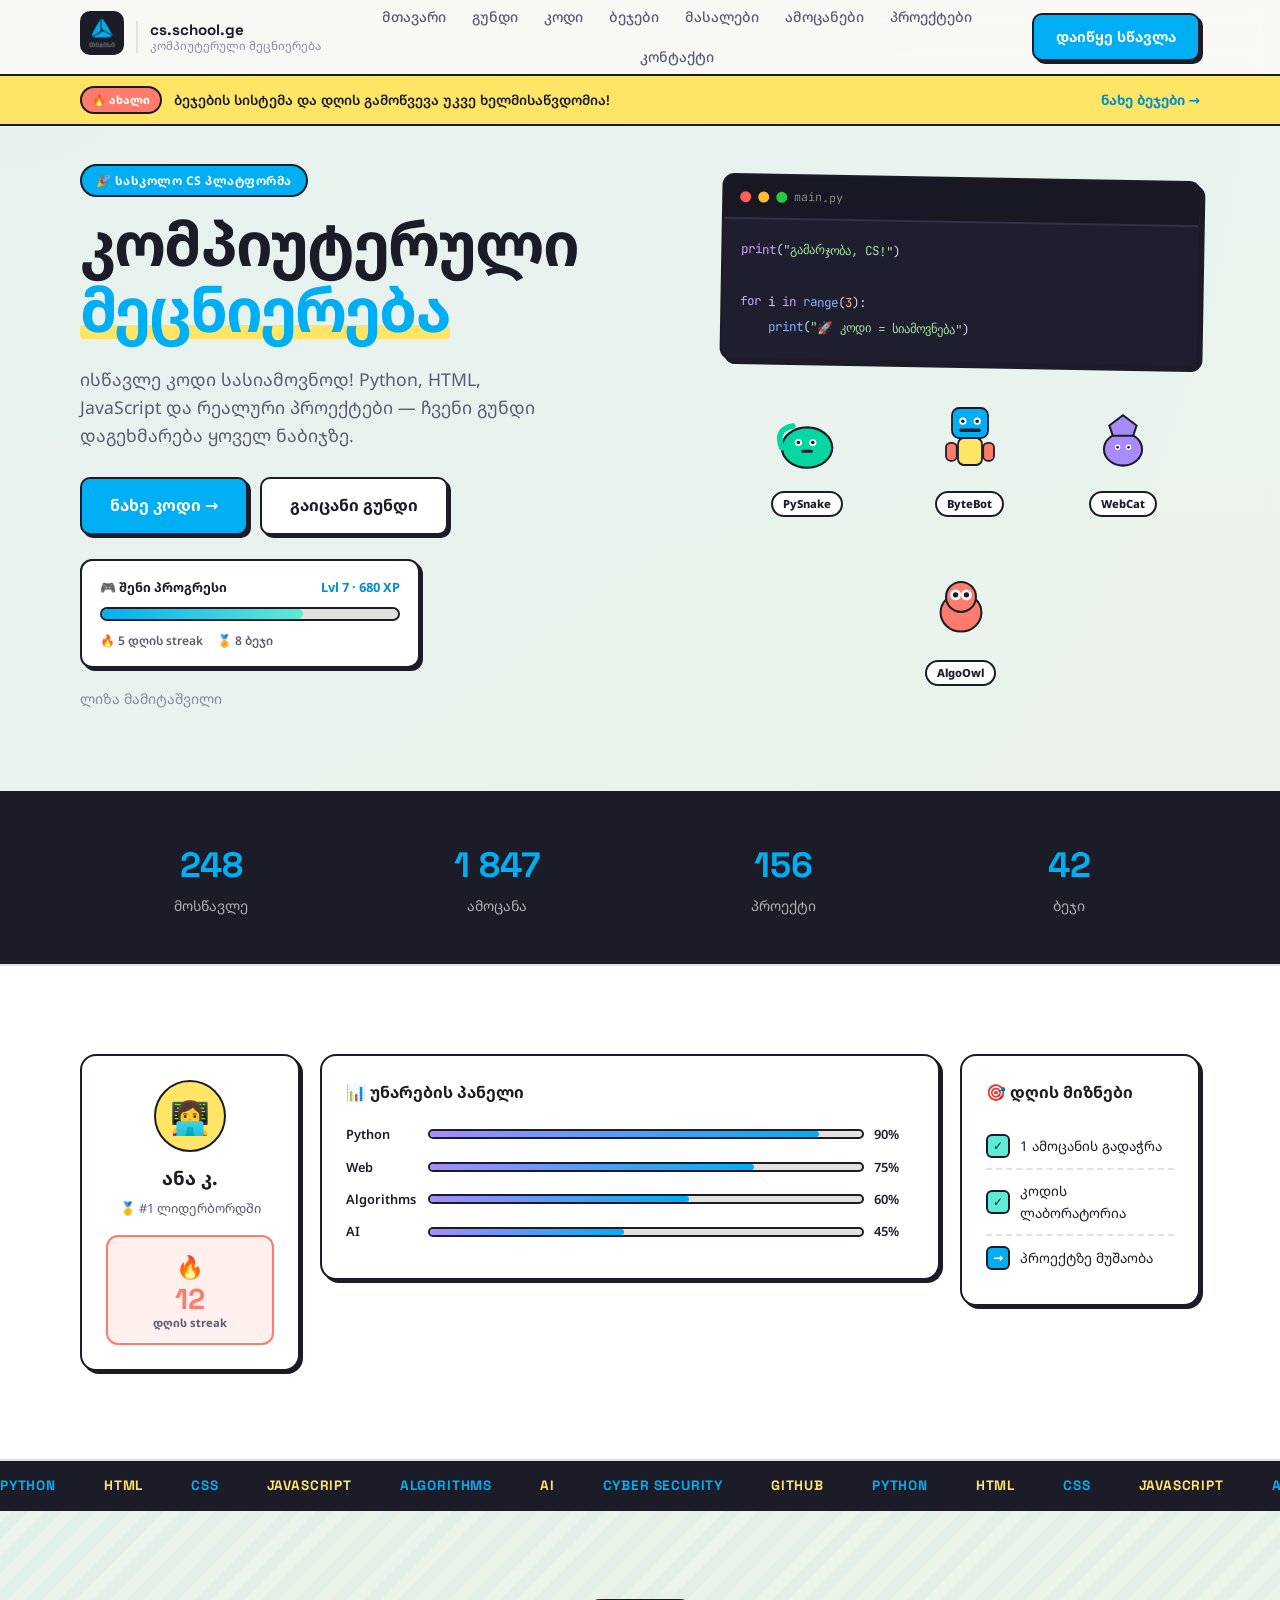
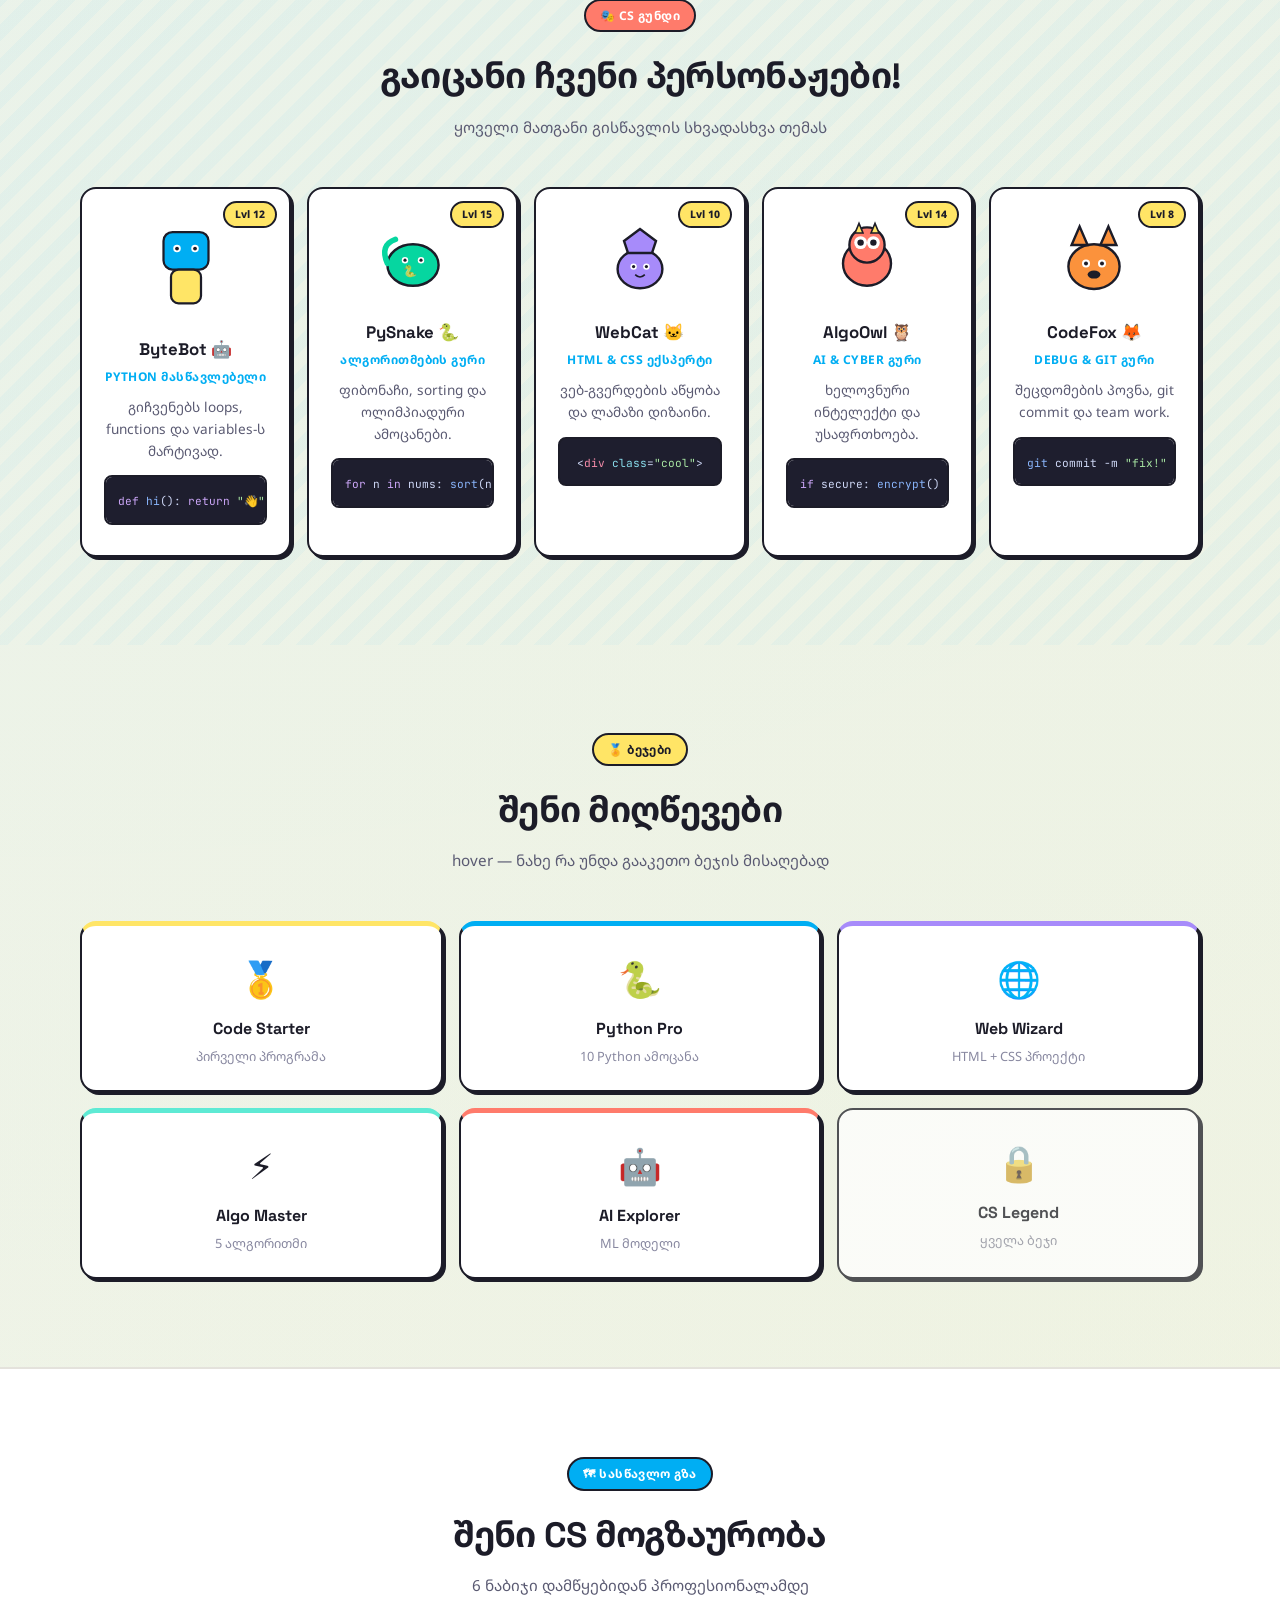
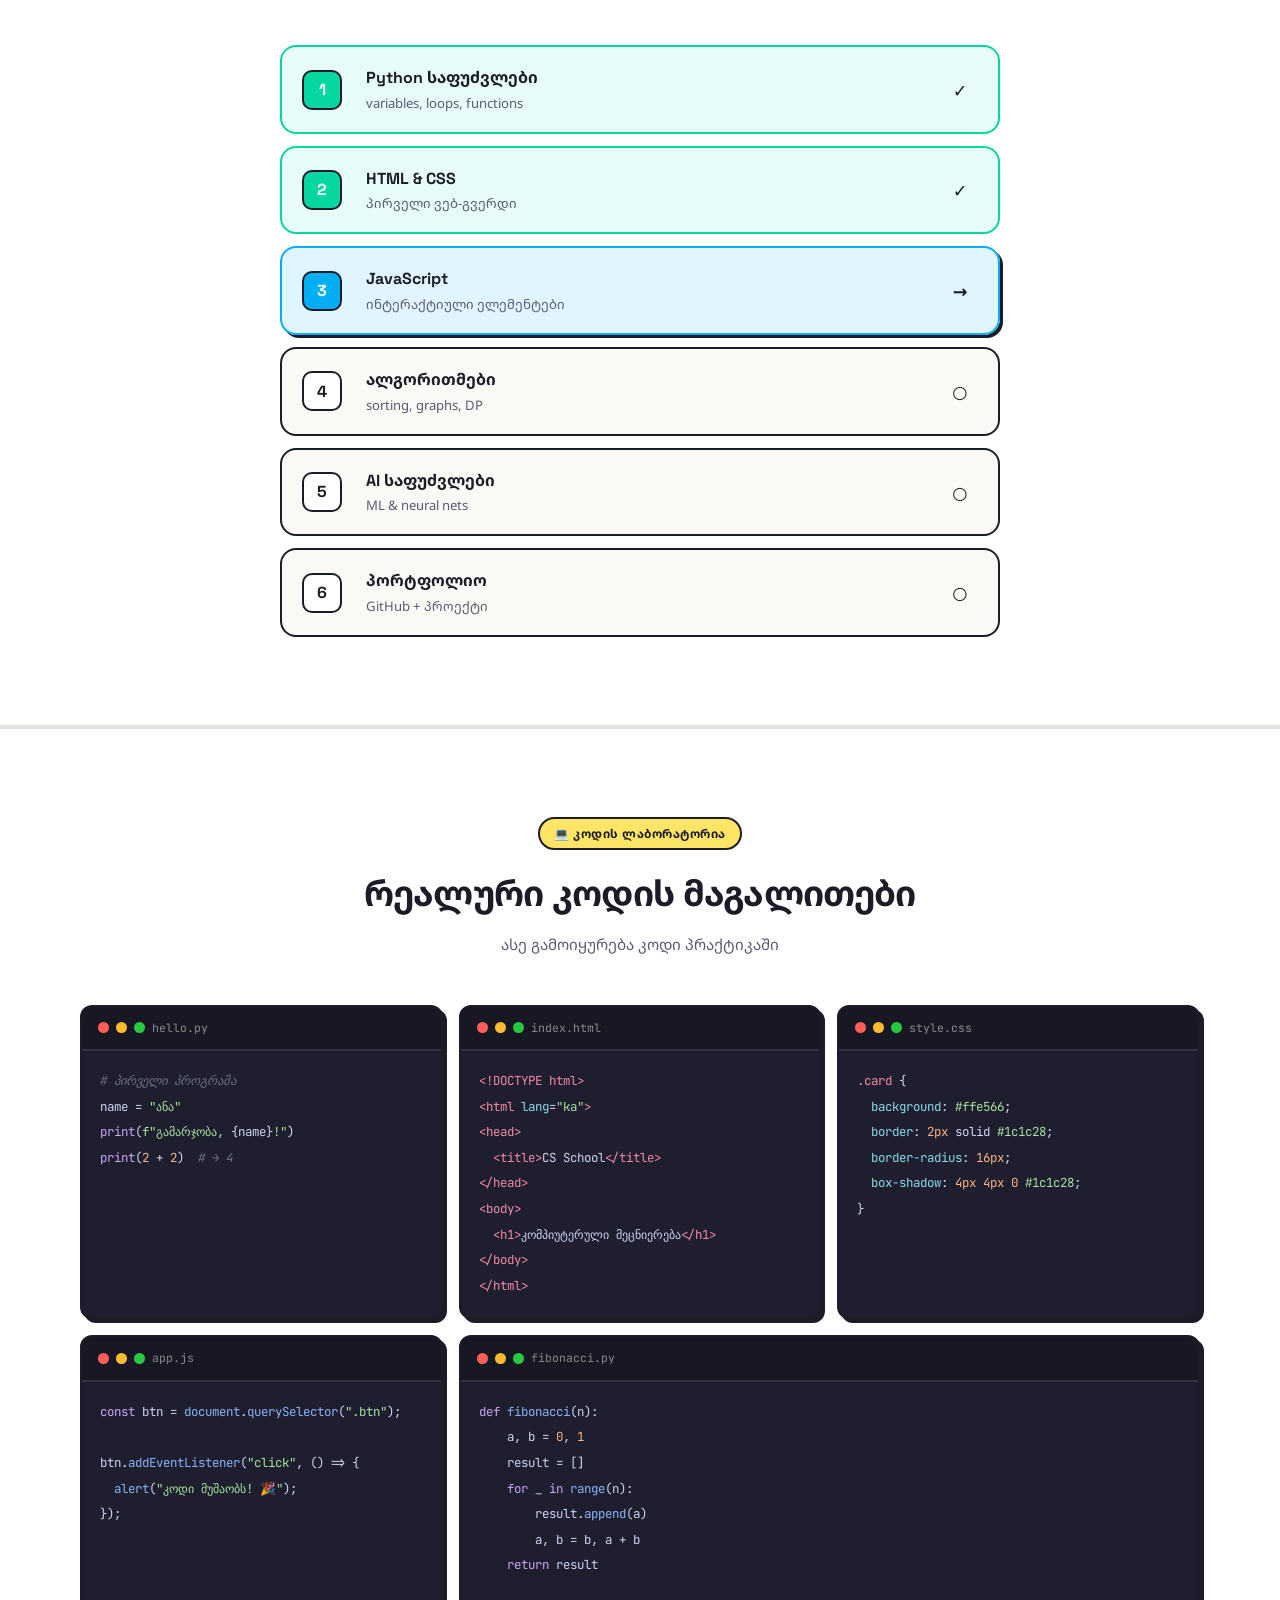
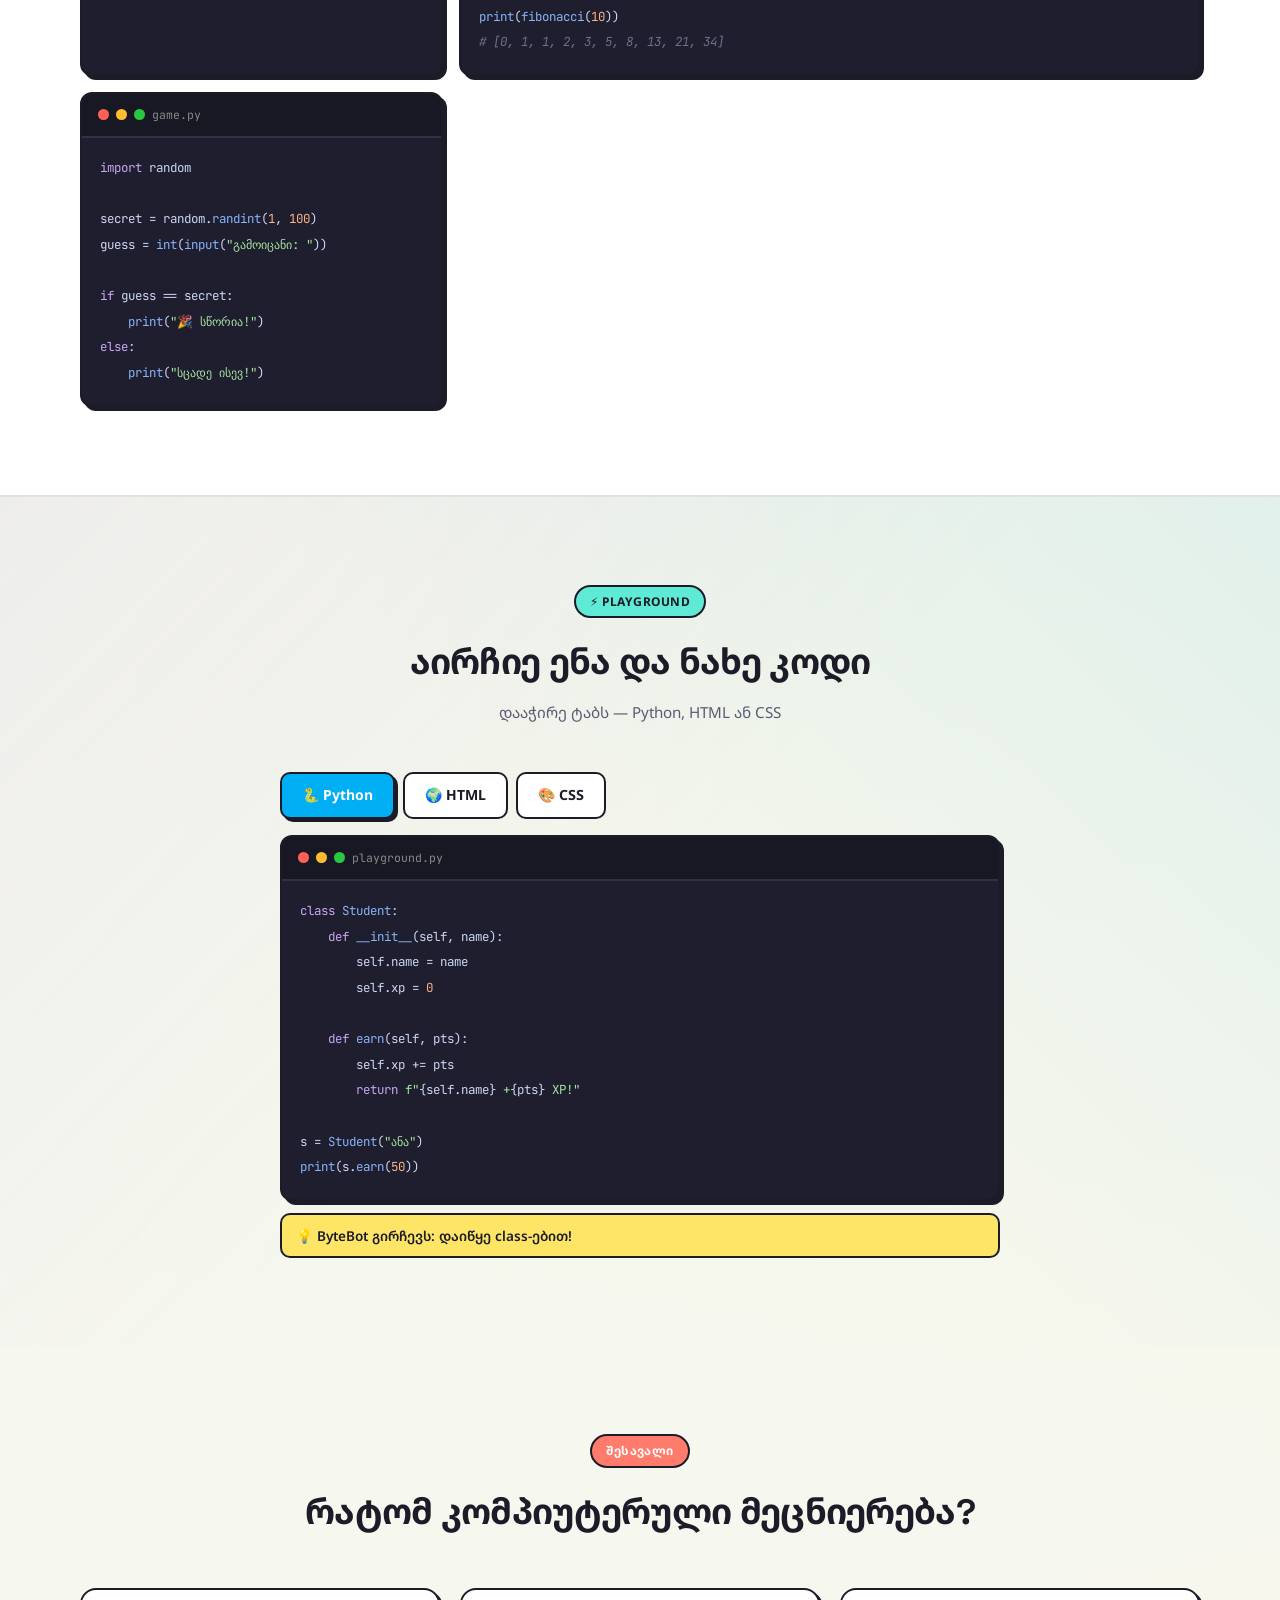
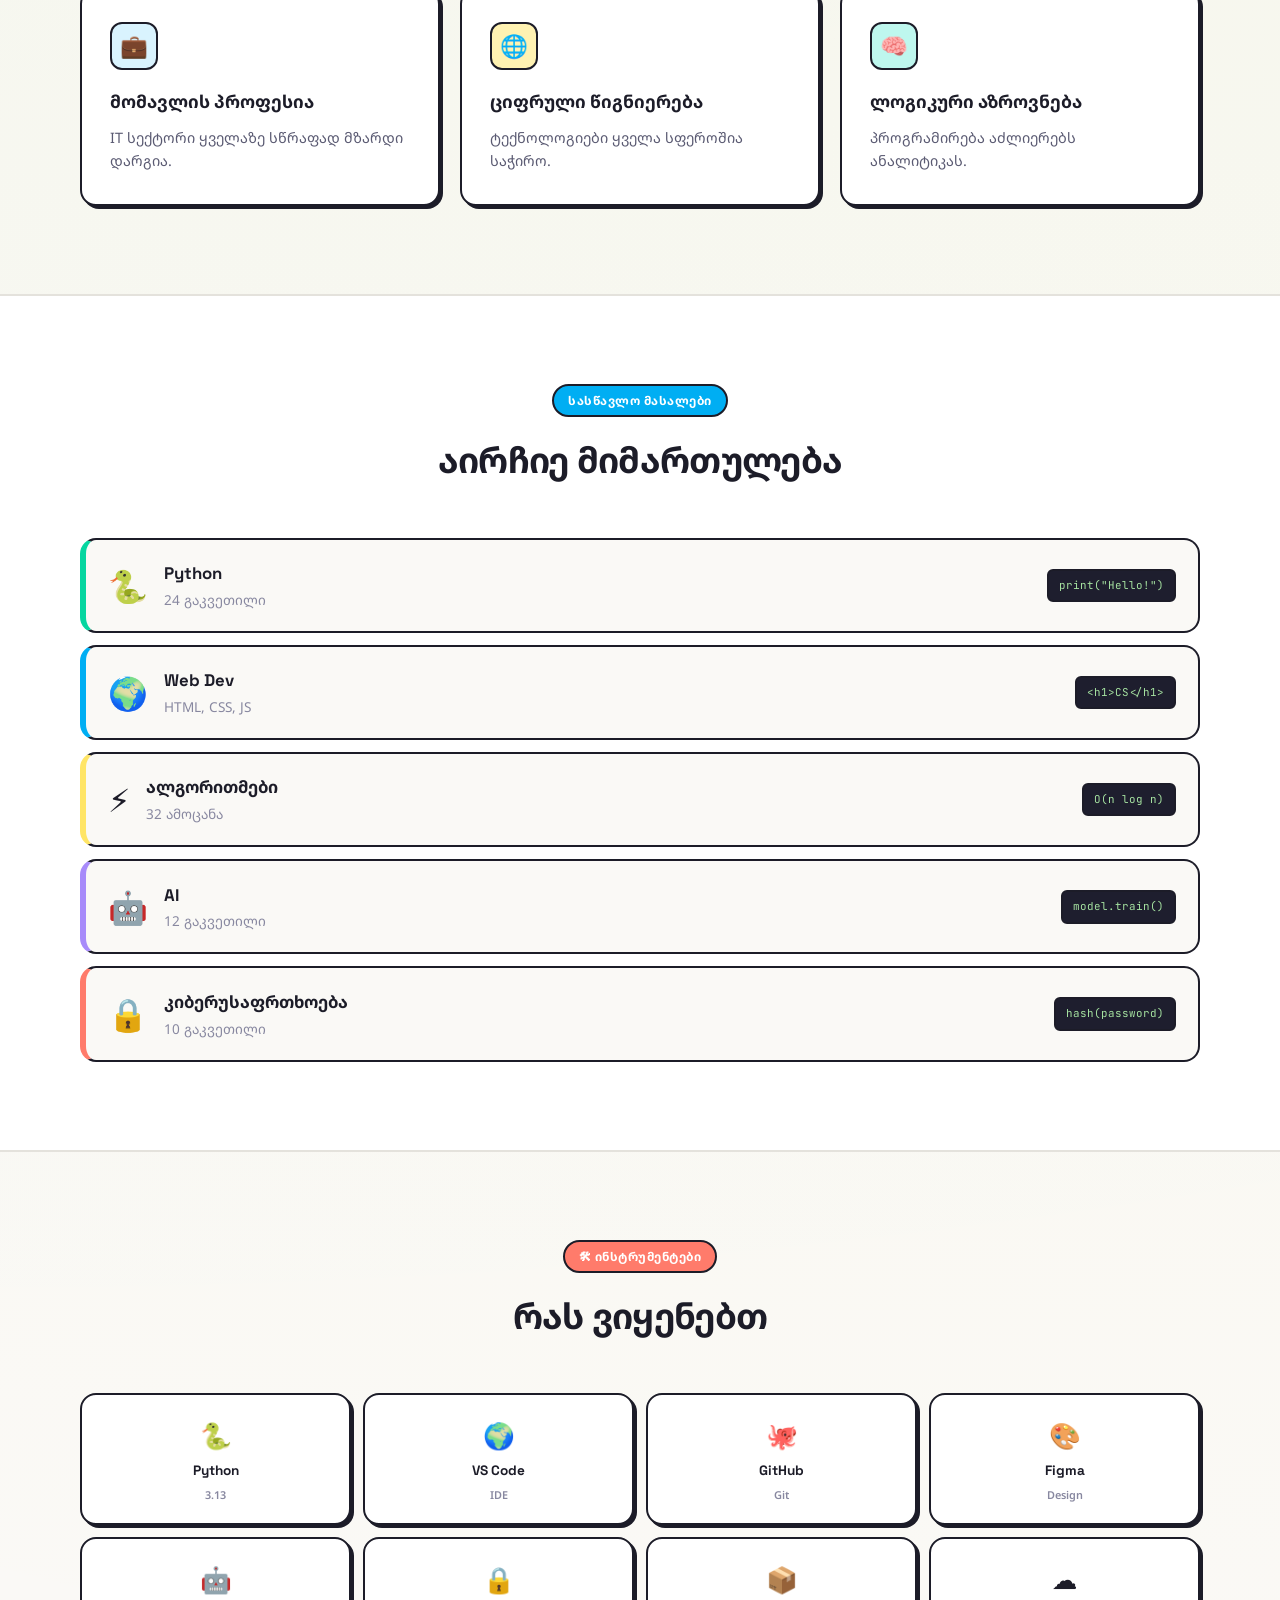
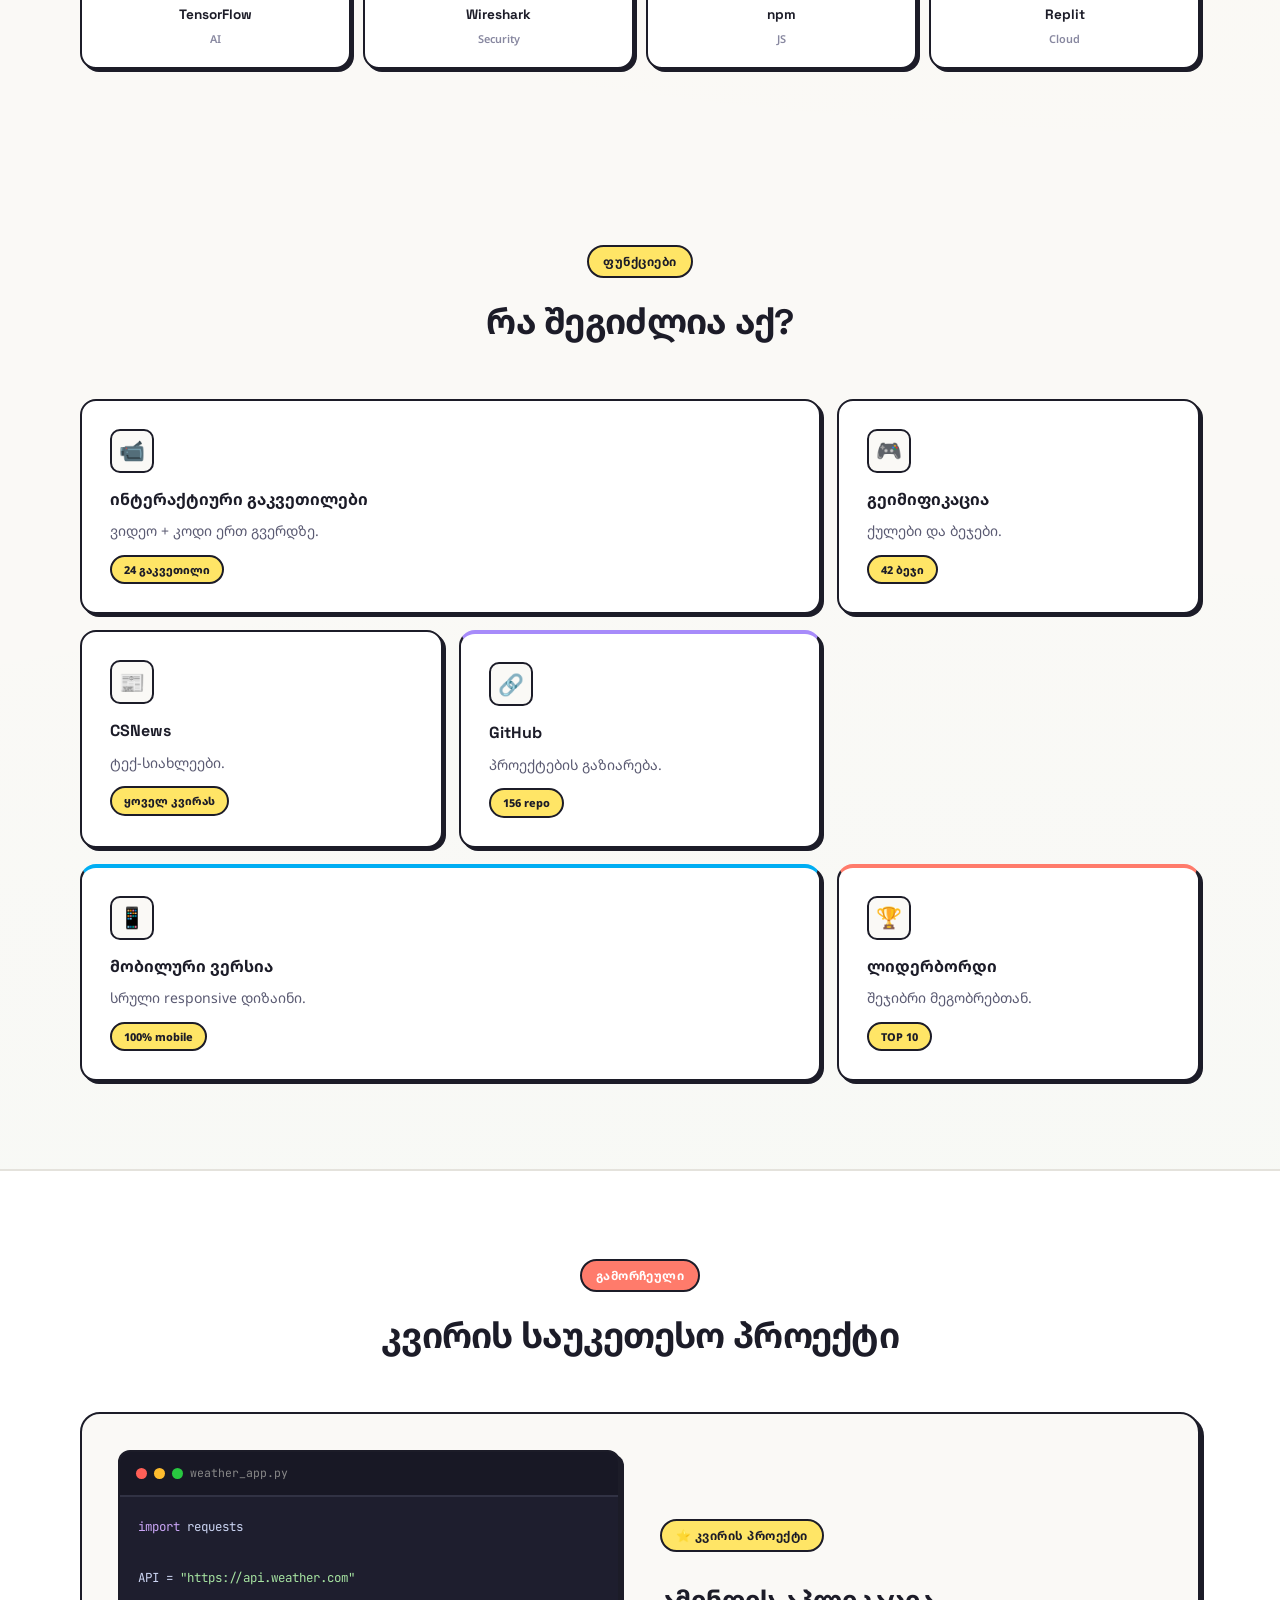
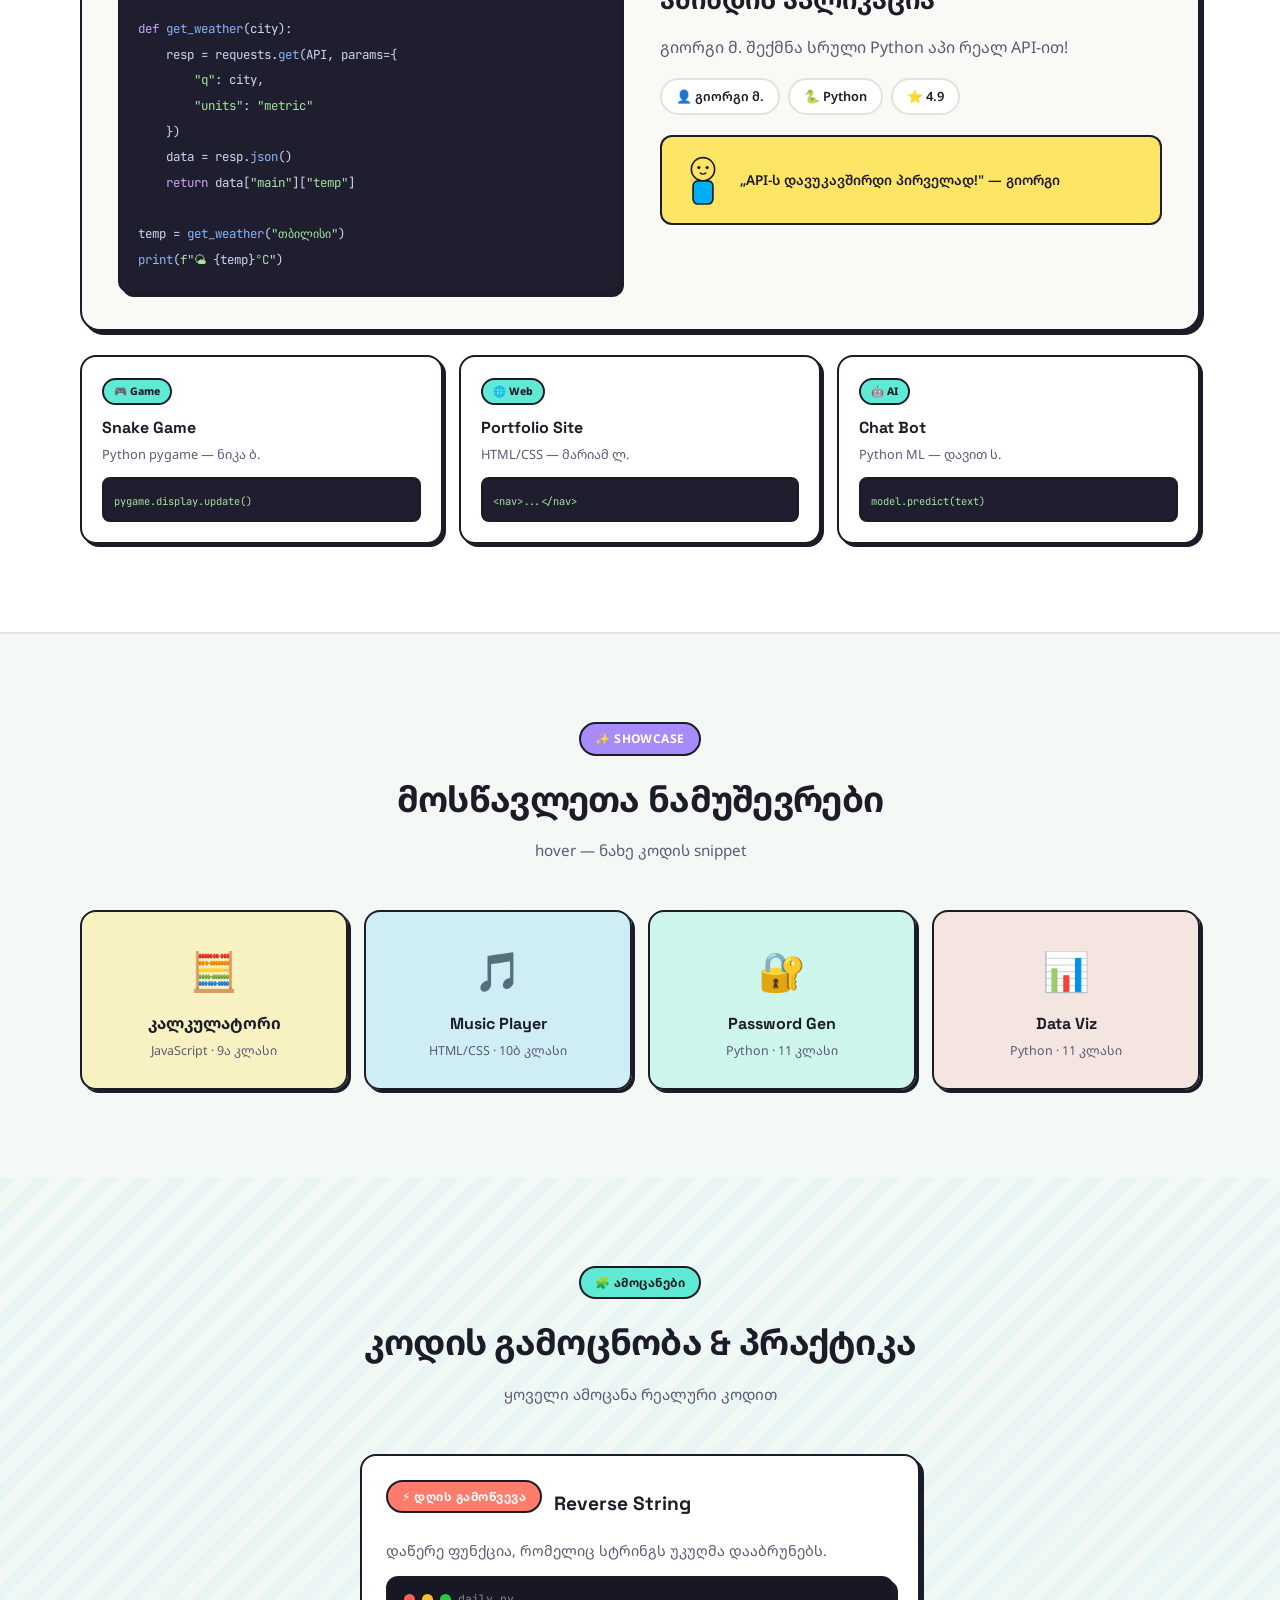
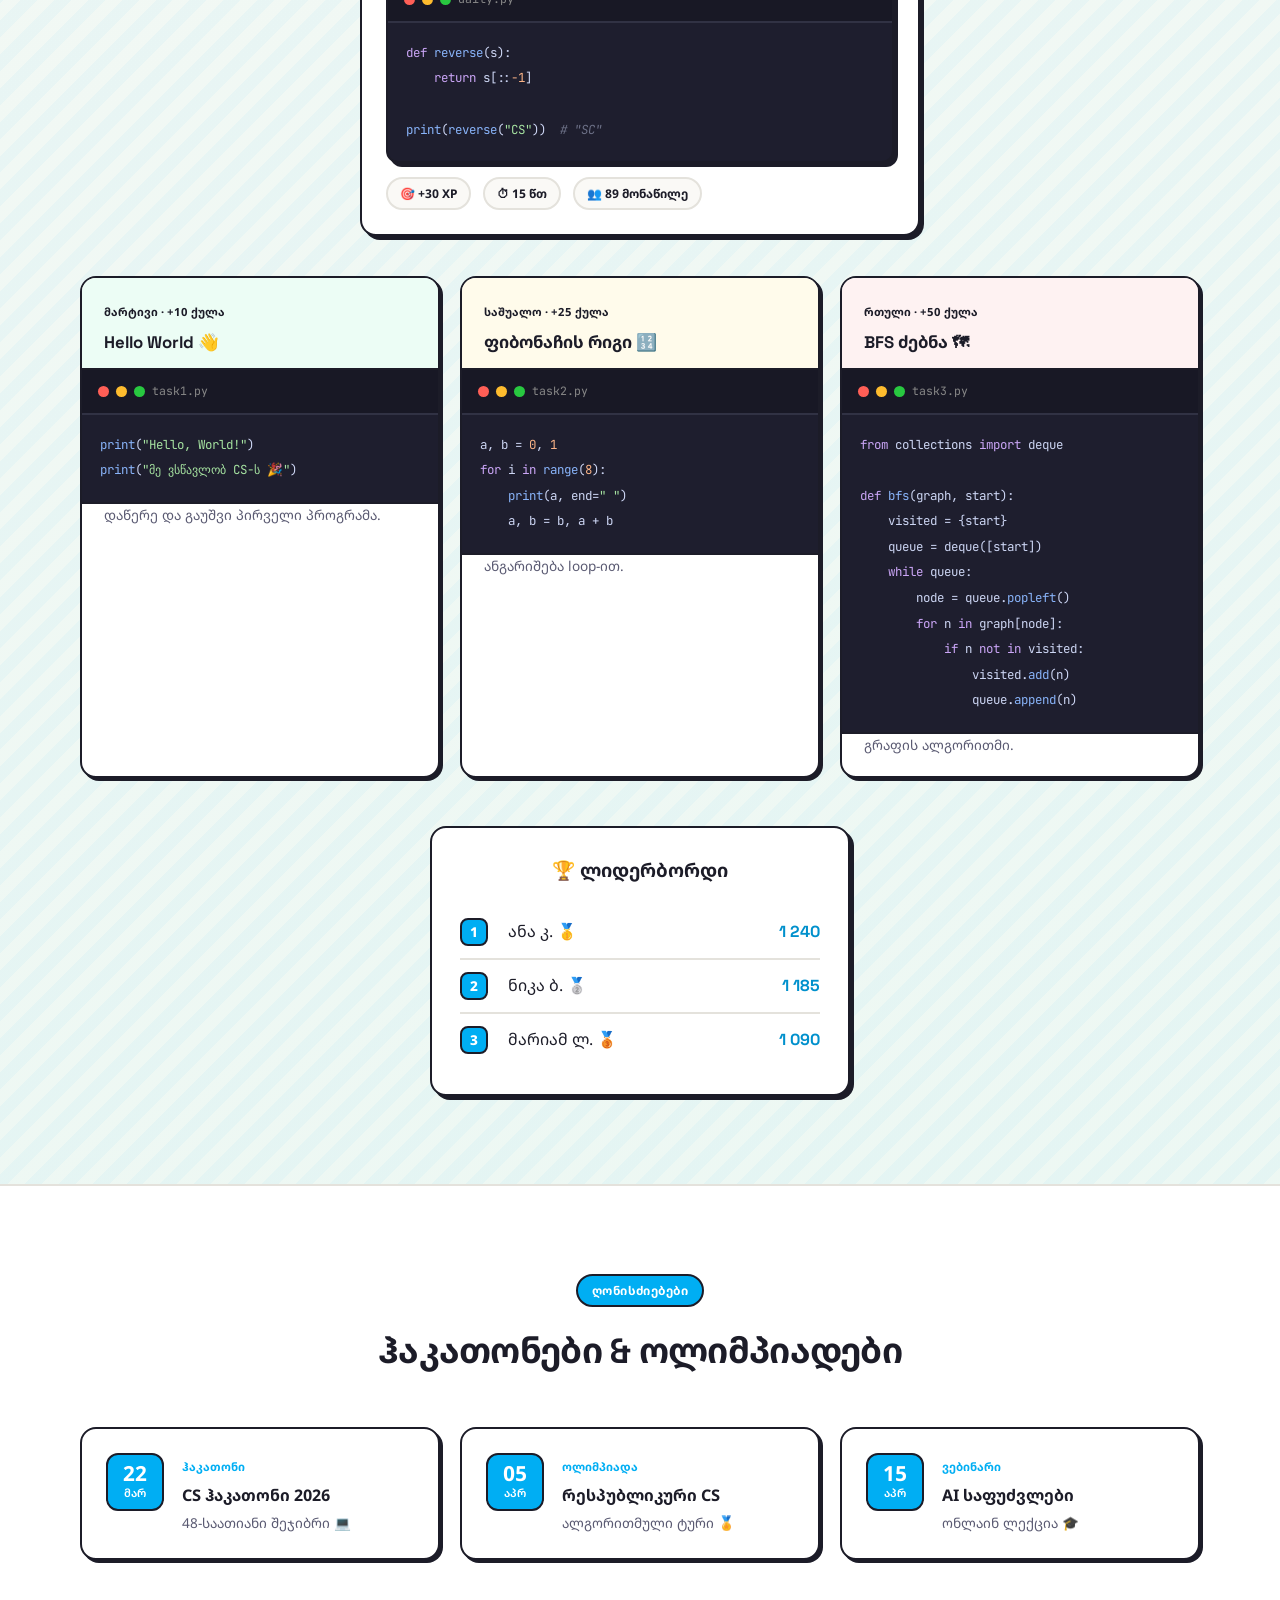
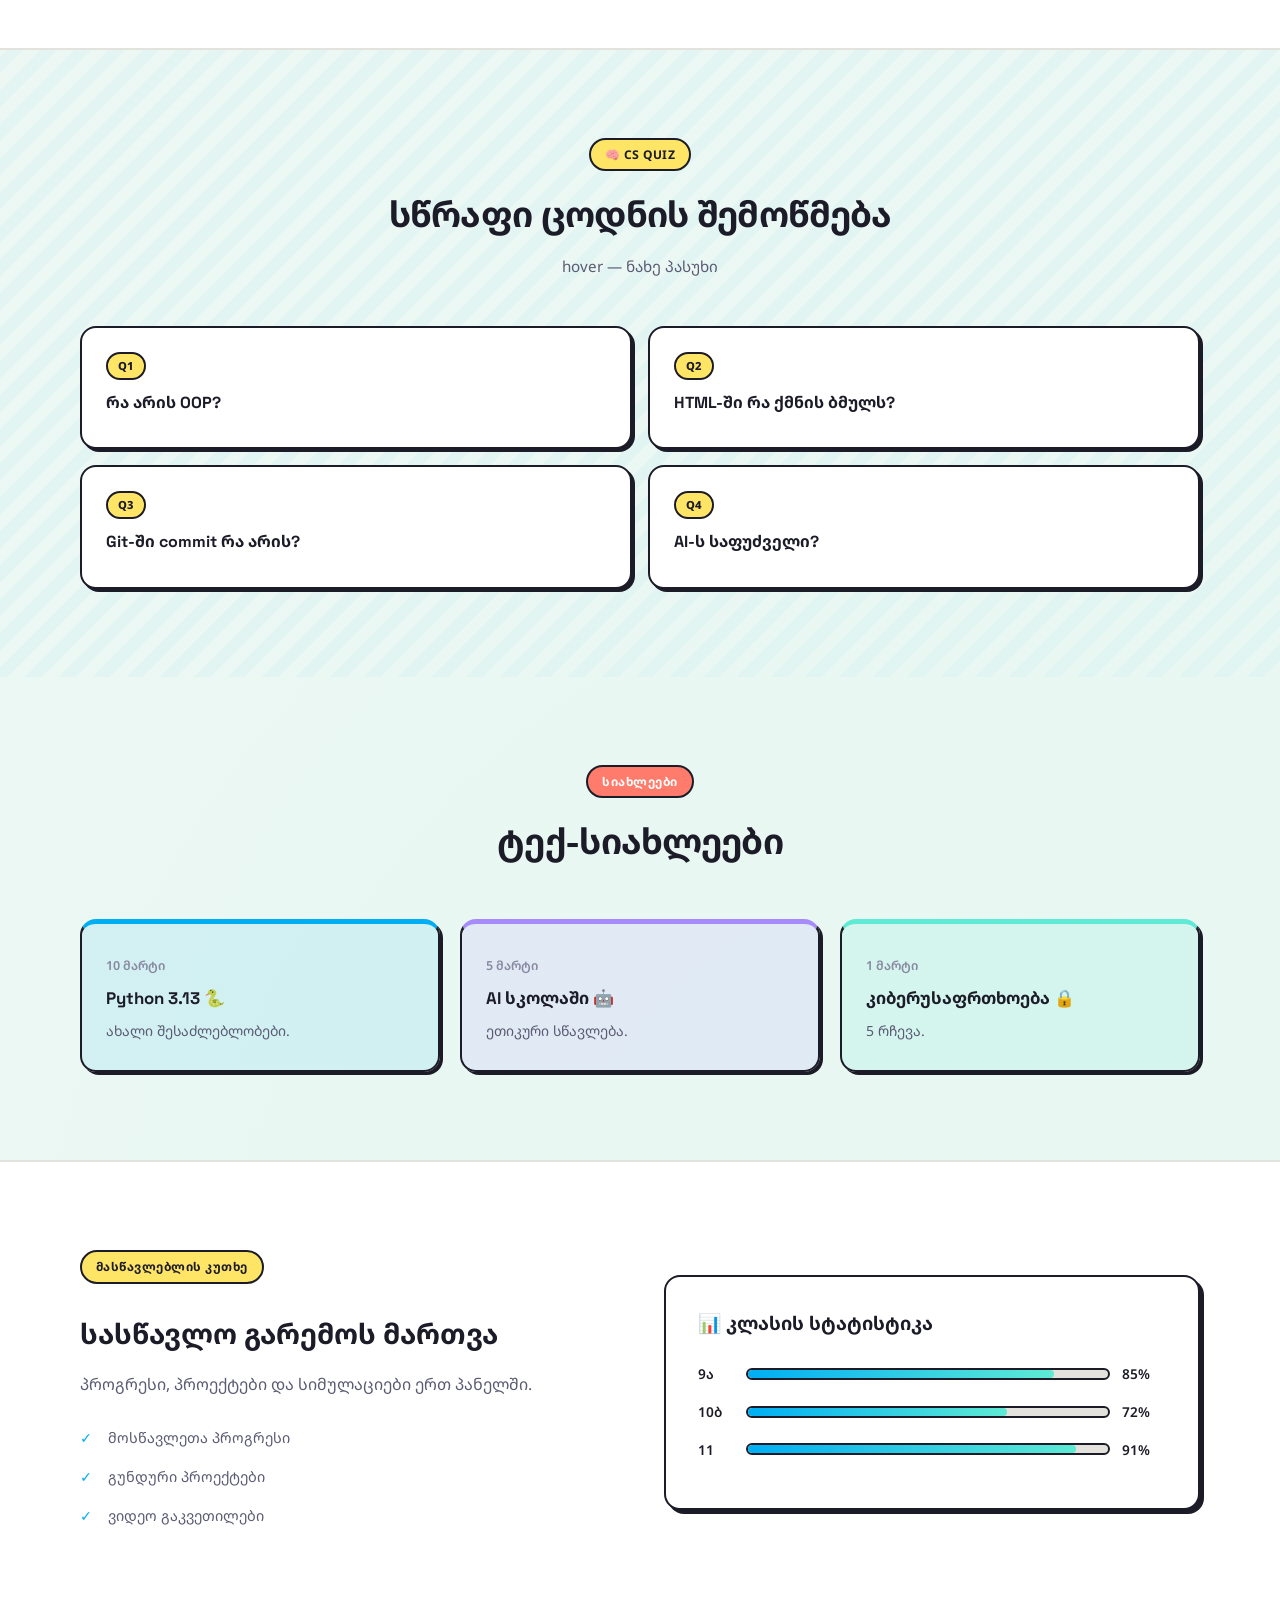
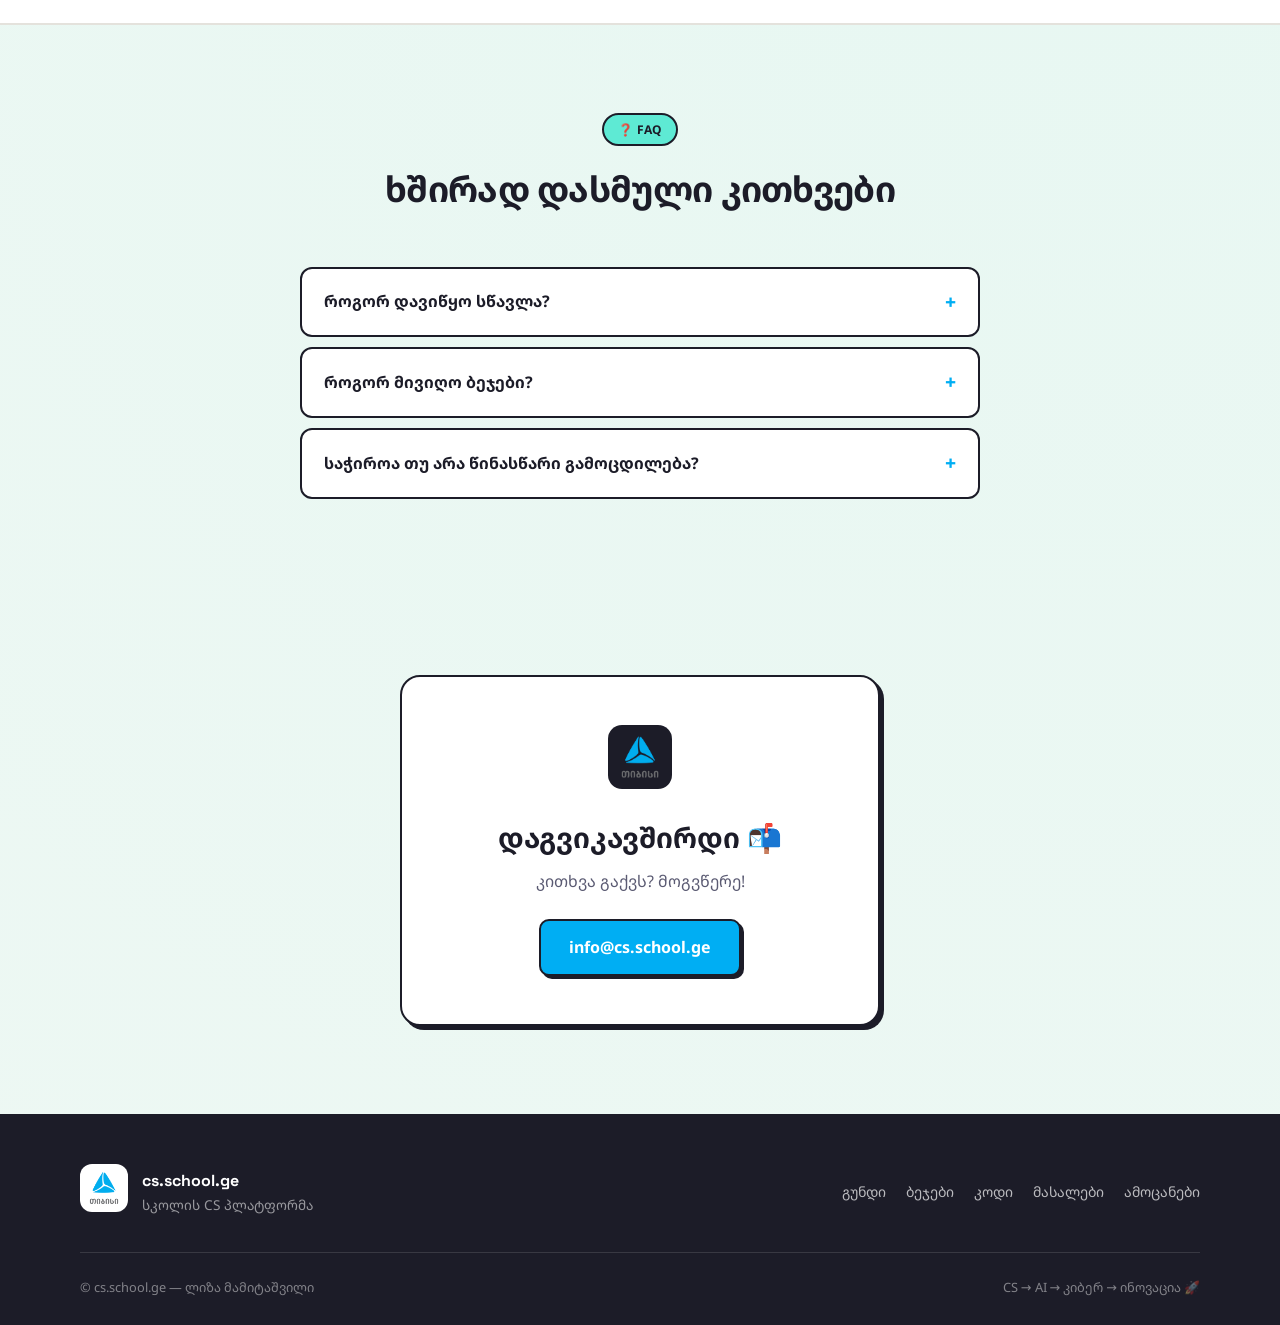
<file: index.html>
<!DOCTYPE html>
<html lang="ka">
<head>
  <meta charset="UTF-8">
  <meta name="viewport" content="width=device-width, initial-scale=1.0">
  <title>კომპიუტერული მეცნიერება | cs.school.ge</title>
  <meta name="description" content="სასკოლო საგნის ვებგვერდი — კომპიუტერული მეცნიერება">
  <link rel="preconnect" href="https://fonts.googleapis.com">
  <link rel="preconnect" href="https://fonts.gstatic.com" crossorigin>
  <link href="https://fonts.googleapis.com/css2?family=Noto+Sans+Georgian:wght@400;500;600;700;800&family=Space+Grotesk:wght@500;600;700&family=JetBrains+Mono:wght@400;500&display=swap" rel="stylesheet">
  <link rel="stylesheet" href="styles.css">
</head>
<body>

  <header class="header">
    <div class="container header-row">
      <div class="brand">
        <a href="https://tbcbank.ge/ka/tbc/about-us" target="_blank" rel="noopener noreferrer" aria-label="TBC Bank">
          <img src="tbc-logo.png" alt="TBC" class="tbc-logo" width="44" height="44">
        </a>
        <span class="brand-divider"></span>
        <a class="brand-text" href="#home">
          <strong>cs.school.ge</strong>
          <small>კომპიუტერული მეცნიერება</small>
        </a>
      </div>
      <input type="checkbox" id="menu-toggle" class="menu-toggle" aria-hidden="true">
      <label for="menu-toggle" class="menu-btn" aria-label="მენიუ"></label>
      <nav class="nav">
        <a href="#home">მთავარი</a>
        <a href="#crew">გუნდი</a>
        <a href="#code-lab">კოდი</a>
        <a href="#badges">ბეჯები</a>
        <a href="#materials">მასალები</a>
        <a href="#tasks">ამოცანები</a>
        <a href="#projects">პროექტები</a>
        <a href="#contact">კონტაქტი</a>
      </nav>
      <a class="btn btn-blue" href="#materials">დაიწყე სწავლა</a>
    </div>
  </header>

  <div class="promo-strip">
    <div class="container promo-inner">
      <span class="promo-pill">🔥 ახალი</span>
      <p>ბეჯების სისტემა და დღის გამოწვევა უკვე ხელმისაწვდომია!</p>
      <a class="promo-link" href="#badges">ნახე ბეჯები →</a>
    </div>
  </div>

  <main>
    <!-- HERO -->
    <section class="hero" id="home">
      <div class="container hero-layout">
        <div class="hero-text">
          <span class="tag tag-blue">🎉 სასკოლო CS პლატფორმა</span>
          <h1>კომპიუტერული<br><span class="highlight">მეცნიერება</span></h1>
          <p class="hero-desc">
            ისწავლე კოდი სასიამოვნოდ! Python, HTML, JavaScript და რეალური პროექტები —
            ჩვენი გუნდი დაგეხმარება ყოველ ნაბიჯზე.
          </p>
          <div class="hero-btns">
            <a class="btn btn-blue btn-lg" href="#code-lab">ნახე კოდი →</a>
            <a class="btn btn-white btn-lg" href="#crew">გაიცანი გუნდი</a>
          </div>
          <div class="hero-xp">
            <div class="hero-xp-head">
              <span>🎮 შენი პროგრესი</span>
              <strong>Lvl 7 · 680 XP</strong>
            </div>
            <div class="xp-bar"><i style="width:68%"></i></div>
            <div class="hero-xp-meta">
              <span>🔥 5 დღის streak</span>
              <span>🏅 8 ბეჯი</span>
            </div>
          </div>
          <p class="author">ლიზა მამიტაშვილი</p>
        </div>

        <div class="hero-scene">
          <div class="code-win code-win-hero">
            <div class="code-top"><span></span><span></span><span></span> main.py</div>
            <pre><code><span class="c-kw">print</span>(<span class="c-str">"გამარჯობა, CS!"</span>)

<span class="c-kw">for</span> i <span class="c-kw">in</span> <span class="c-fn">range</span>(<span class="c-num">3</span>):
    <span class="c-fn">print</span>(<span class="c-str">"🚀 კოდი = სიამოვნება"</span>)</code></pre>
          </div>
          <div class="hero-chars" aria-hidden="true">
            <div class="char char-interactive char-py">
              <div class="char-avatar">
                <svg viewBox="0 0 100 100" width="72" height="72">
                  <ellipse cx="50" cy="55" rx="35" ry="28" fill="#06d6a0" stroke="#1c1c28" stroke-width="3"/>
                  <circle cx="38" cy="48" r="5" fill="#fff"/><circle cx="38" cy="48" r="2.5" fill="#1c1c28"/>
                  <circle cx="58" cy="48" r="5" fill="#fff"/><circle cx="58" cy="48" r="2.5" fill="#1c1c28"/>
                  <rect x="42" y="58" width="16" height="4" rx="2" fill="#1c1c28"/>
                  <path d="M15 55 Q5 30 30 25" fill="none" stroke="#06d6a0" stroke-width="8" stroke-linecap="round"/>
                </svg>
              </div>
              <div class="char-pop"><p>loops & sorting 🐍</p></div>
              <span class="char-name">PySnake</span>
            </div>
            <div class="char char-interactive char-bot">
              <div class="char-avatar">
                <svg viewBox="0 0 120 140" width="72" height="84">
                  <rect x="30" y="20" width="60" height="50" rx="12" fill="#00AEF3" stroke="#1c1c28" stroke-width="3"/>
                  <circle cx="48" cy="42" r="6" fill="#fff"/><circle cx="72" cy="42" r="6" fill="#fff"/>
                  <circle cx="48" cy="42" r="3" fill="#1c1c28"/><circle cx="72" cy="42" r="3" fill="#1c1c28"/>
                  <rect x="42" y="54" width="36" height="6" rx="3" fill="#1c1c28"/>
                  <rect x="40" y="70" width="40" height="45" rx="10" fill="#ffe566" stroke="#1c1c28" stroke-width="3"/>
                  <rect x="20" y="78" width="18" height="30" rx="8" fill="#ff7b6b" stroke="#1c1c28" stroke-width="3"/>
                  <rect x="82" y="78" width="18" height="30" rx="8" fill="#ff7b6b" stroke="#1c1c28" stroke-width="3"/>
                </svg>
              </div>
              <div class="char-pop"><p>Python basics 🤖</p></div>
              <span class="char-name">ByteBot</span>
            </div>
            <div class="char char-interactive char-cat">
              <div class="char-avatar">
                <svg viewBox="0 0 100 110" width="68" height="75">
                  <ellipse cx="50" cy="65" rx="28" ry="24" fill="#a78bfa" stroke="#1c1c28" stroke-width="3"/>
                  <polygon points="30,30 50,15 70,30 65,45 35,45" fill="#a78bfa" stroke="#1c1c28" stroke-width="3"/>
                  <circle cx="42" cy="62" r="4" fill="#fff"/><circle cx="58" cy="62" r="4" fill="#fff"/>
                  <circle cx="42" cy="62" r="2" fill="#1c1c28"/><circle cx="58" cy="62" r="2" fill="#1c1c28"/>
                </svg>
              </div>
              <div class="char-pop"><p>HTML & CSS 🐱</p></div>
              <span class="char-name">WebCat</span>
            </div>
            <div class="char char-interactive char-owl">
              <div class="char-avatar">
                <svg viewBox="0 0 100 110" width="68" height="75">
                  <ellipse cx="50" cy="58" rx="30" ry="28" fill="#ff7b6b" stroke="#1c1c28" stroke-width="3"/>
                  <circle cx="50" cy="35" r="22" fill="#ff7b6b" stroke="#1c1c28" stroke-width="3"/>
                  <circle cx="42" cy="32" r="8" fill="#fff"/><circle cx="58" cy="32" r="8" fill="#fff"/>
                  <circle cx="42" cy="32" r="4" fill="#1c1c28"/><circle cx="58" cy="32" r="4" fill="#1c1c28"/>
                </svg>
              </div>
              <div class="char-pop"><p>AI & Cyber 🦉</p></div>
              <span class="char-name">AlgoOwl</span>
            </div>
          </div>
        </div>
      </div>
    </section>

    <!-- STATS -->
    <section class="stats-bar">
      <div class="container stats-grid">
        <div class="stat-item stat-hover"><strong>248</strong><span>მოსწავლე</span></div>
        <div class="stat-item stat-hover"><strong>1 847</strong><span>ამოცანა</span></div>
        <div class="stat-item stat-hover"><strong>156</strong><span>პროექტი</span></div>
        <div class="stat-item stat-hover"><strong>42</strong><span>ბეჯი</span></div>
      </div>
    </section>

    <!-- DASHBOARD -->
    <section class="section section-soft" id="dashboard">
      <div class="container dash-layout">
        <div class="dash-profile">
          <div class="dash-avatar">👩‍💻</div>
          <h3>ანა კ.</h3>
          <p class="dash-rank">🥇 #1 ლიდერბორდში</p>
          <div class="dash-streak">
            <span class="streak-fire">🔥</span>
            <span class="streak-num">12</span>
            <span class="streak-label">დღის streak</span>
          </div>
        </div>
        <div class="dash-skills">
          <h3>📊 უნარების პანელი</h3>
          <div class="skill-row"><span>Python</span><div class="skill-bar"><i style="width:90%"></i></div><span>90%</span></div>
          <div class="skill-row"><span>Web</span><div class="skill-bar"><i style="width:75%"></i></div><span>75%</span></div>
          <div class="skill-row"><span>Algorithms</span><div class="skill-bar"><i style="width:60%"></i></div><span>60%</span></div>
          <div class="skill-row"><span>AI</span><div class="skill-bar"><i style="width:45%"></i></div><span>45%</span></div>
        </div>
        <div class="dash-quests">
          <h3>🎯 დღის მიზნები</h3>
          <ul class="quest-list">
            <li class="quest-done"><span>✓</span> 1 ამოცანის გადაჭრა</li>
            <li class="quest-done"><span>✓</span> კოდის ლაბორატორია</li>
            <li class="quest-active"><span>→</span> პროექტზე მუშაობა</li>
          </ul>
        </div>
      </div>
    </section>

    <!-- TECH TICKER -->
    <div class="ticker-wrap" aria-hidden="true">
      <div class="ticker">
        <span>Python</span><span>HTML</span><span>CSS</span><span>JavaScript</span>
        <span>Algorithms</span><span>AI</span><span>Cyber Security</span><span>GitHub</span>
        <span>Python</span><span>HTML</span><span>CSS</span><span>JavaScript</span>
        <span>Algorithms</span><span>AI</span><span>Cyber Security</span><span>GitHub</span>
      </div>
    </div>

    <!-- CREW / CHARACTERS -->
    <section class="section section-fun" id="crew">
      <div class="container">
        <div class="section-top">
          <span class="tag tag-coral">🎭 CS გუნდი</span>
          <h2>გაიცანი ჩვენი პერსონაჟები!</h2>
          <p class="section-desc">ყოველი მათგანი გისწავლის სხვადასხვა თემას</p>
        </div>
        <div class="crew-grid">
          <article class="crew-card crew-card-bot">
            <span class="crew-level">Lvl 12</span>
            <div class="crew-char">
              <svg viewBox="0 0 120 140" width="90" height="105">
                <rect x="30" y="20" width="60" height="50" rx="12" fill="#00AEF3" stroke="#1c1c28" stroke-width="3"/>
                <circle cx="48" cy="42" r="5" fill="#fff"/><circle cx="72" cy="42" r="5" fill="#fff"/>
                <circle cx="48" cy="42" r="2.5" fill="#1c1c28"/><circle cx="72" cy="42" r="2.5" fill="#1c1c28"/>
                <rect x="40" y="70" width="40" height="45" rx="10" fill="#ffe566" stroke="#1c1c28" stroke-width="3"/>
              </svg>
            </div>
            <h3>ByteBot 🤖</h3>
            <p class="crew-role">Python მასწავლებელი</p>
            <p>გიჩვენებს loops, functions და variables-ს მარტივად.</p>
            <div class="crew-code">
              <code><span class="c-kw">def</span> <span class="c-fn">hi</span>(): <span class="c-kw">return</span> <span class="c-str">"👋"</span></code>
            </div>
            <div class="crew-hover">
              <span>⚡ 847 XP</span>
              <span>🏅 12 ბეჯი</span>
              <p>„print() — შენი საუკეთესო მეგობარი!"</p>
            </div>
          </article>
          <article class="crew-card crew-card-py">
            <span class="crew-level">Lvl 15</span>
            <div class="crew-char">
              <svg viewBox="0 0 100 110" width="80" height="88">
                <ellipse cx="50" cy="60" rx="32" ry="26" fill="#06d6a0" stroke="#1c1c28" stroke-width="3"/>
                <circle cx="40" cy="54" r="4" fill="#fff"/><circle cx="60" cy="54" r="4" fill="#fff"/>
                <circle cx="40" cy="54" r="2" fill="#1c1c28"/><circle cx="60" cy="54" r="2" fill="#1c1c28"/>
                <path d="M18 58 Q8 35 28 28" fill="none" stroke="#06d6a0" stroke-width="7" stroke-linecap="round"/>
                <text x="38" y="72" font-size="14">🐍</text>
              </svg>
            </div>
            <h3>PySnake 🐍</h3>
            <p class="crew-role">ალგორითმების გური</p>
            <p>ფიბონაჩი, sorting და ოლიმპიადური ამოცანები.</p>
            <div class="crew-code">
              <code><span class="c-kw">for</span> n <span class="c-kw">in</span> nums: <span class="c-fn">sort</span>(n)</code>
            </div>
            <div class="crew-hover">
              <span>⚡ 1 240 XP</span>
              <span>🏅 18 ბეჯი</span>
              <p>„O(n log n) — ჩემი საყვარელი ფორმულა!"</p>
            </div>
          </article>
          <article class="crew-card crew-card-cat">
            <span class="crew-level">Lvl 10</span>
            <div class="crew-char">
              <svg viewBox="0 0 100 110" width="80" height="88">
                <ellipse cx="50" cy="65" rx="28" ry="24" fill="#a78bfa" stroke="#1c1c28" stroke-width="3"/>
                <polygon points="30,30 50,15 70,30 65,45 35,45" fill="#a78bfa" stroke="#1c1c28" stroke-width="3"/>
                <circle cx="42" cy="62" r="4" fill="#fff"/><circle cx="58" cy="62" r="4" fill="#fff"/>
                <circle cx="42" cy="62" r="2" fill="#1c1c28"/><circle cx="58" cy="62" r="2" fill="#1c1c28"/>
                <path d="M44 72 Q50 78 56 72" fill="none" stroke="#1c1c28" stroke-width="2"/>
              </svg>
            </div>
            <h3>WebCat 🐱</h3>
            <p class="crew-role">HTML & CSS ექსპერტი</p>
            <p>ვებ-გვერდების აწყობა და ლამაზი დიზაინი.</p>
            <div class="crew-code">
              <code>&lt;<span class="c-tag">div</span> <span class="c-attr">class</span>=<span class="c-str">"cool"</span>&gt;</code>
            </div>
            <div class="crew-hover">
              <span>⚡ 620 XP</span>
              <span>🏅 9 ბეჯი</span>
              <p>„CSS flexbox — ყველაფერი ლამაზად!"</p>
            </div>
          </article>
          <article class="crew-card crew-card-owl">
            <span class="crew-level">Lvl 14</span>
            <div class="crew-char">
              <svg viewBox="0 0 100 110" width="80" height="88">
                <ellipse cx="50" cy="58" rx="30" ry="28" fill="#ff7b6b" stroke="#1c1c28" stroke-width="3"/>
                <circle cx="50" cy="35" r="22" fill="#ff7b6b" stroke="#1c1c28" stroke-width="3"/>
                <circle cx="42" cy="32" r="8" fill="#fff"/><circle cx="58" cy="32" r="8" fill="#fff"/>
                <circle cx="42" cy="32" r="4" fill="#1c1c28"/><circle cx="58" cy="32" r="4" fill="#1c1c28"/>
                <polygon points="35,20 40,8 45,20" fill="#ffe566" stroke="#1c1c28" stroke-width="2"/>
                <polygon points="55,20 60,8 65,20" fill="#ffe566" stroke="#1c1c28" stroke-width="2"/>
              </svg>
            </div>
            <h3>AlgoOwl 🦉</h3>
            <p class="crew-role">AI & Cyber გური</p>
            <p>ხელოვნური ინტელექტი და უსაფრთხოება.</p>
            <div class="crew-code">
              <code><span class="c-kw">if</span> secure: <span class="c-fn">encrypt</span>()</code>
            </div>
            <div class="crew-hover">
              <span>⚡ 980 XP</span>
              <span>🏅 15 ბეჯი</span>
              <p>„ყოველთვის encrypt() — უსაფრთხოება პირველ!"</p>
            </div>
          </article>
          <article class="crew-card crew-card-fox">
            <span class="crew-level">Lvl 8</span>
            <div class="crew-char">
              <svg viewBox="0 0 100 110" width="80" height="88">
                <ellipse cx="50" cy="62" rx="32" ry="28" fill="#fb923c" stroke="#1c1c28" stroke-width="3"/>
                <polygon points="22,35 32,12 42,35" fill="#fb923c" stroke="#1c1c28" stroke-width="3"/>
                <polygon points="58,35 68,12 78,35" fill="#fb923c" stroke="#1c1c28" stroke-width="3"/>
                <circle cx="40" cy="58" r="5" fill="#fff"/><circle cx="60" cy="58" r="5" fill="#fff"/>
                <circle cx="40" cy="58" r="2.5" fill="#1c1c28"/><circle cx="60" cy="58" r="2.5" fill="#1c1c28"/>
                <ellipse cx="50" cy="72" rx="8" ry="5" fill="#1c1c28"/>
              </svg>
            </div>
            <h3>CodeFox 🦊</h3>
            <p class="crew-role">Debug & Git გური</p>
            <p>შეცდომების პოვნა, git commit და team work.</p>
            <div class="crew-code">
              <code><span class="c-fn">git</span> commit -m <span class="c-str">"fix!"</span></code>
            </div>
            <div class="crew-hover">
              <span>⚡ 540 XP</span>
              <span>🏅 7 ბეჯი</span>
              <p>„bug-ის პოვნა = დეტექტივის საქმე!"</p>
            </div>
          </article>
        </div>
      </div>
    </section>

    <!-- BADGES -->
    <section class="section" id="badges">
      <div class="container">
        <div class="section-top">
          <span class="tag tag-yellow">🏅 ბეჯები</span>
          <h2>შენი მიღწევები</h2>
          <p class="section-desc">hover — ნახე რა უნდა გააკეთო ბეჯის მისაღებად</p>
        </div>
        <div class="badge-grid">
          <article class="badge-card badge-gold">
            <div class="badge-icon">🥇</div>
            <h3>Code Starter</h3>
            <p>პირველი პროგრამა</p>
            <div class="badge-hover"><span>+50 XP</span><small>print("Hello!")</small></div>
          </article>
          <article class="badge-card badge-blue">
            <div class="badge-icon">🐍</div>
            <h3>Python Pro</h3>
            <p>10 Python ამოცანა</p>
            <div class="badge-hover"><span>+100 XP</span><small>loops & functions</small></div>
          </article>
          <article class="badge-card badge-purple">
            <div class="badge-icon">🌐</div>
            <h3>Web Wizard</h3>
            <p>HTML + CSS პროექტი</p>
            <div class="badge-hover"><span>+120 XP</span><small>responsive page</small></div>
          </article>
          <article class="badge-card badge-mint">
            <div class="badge-icon">⚡</div>
            <h3>Algo Master</h3>
            <p>5 ალგორითმი</p>
            <div class="badge-hover"><span>+200 XP</span><small>BFS, DFS, sort</small></div>
          </article>
          <article class="badge-card badge-coral">
            <div class="badge-icon">🤖</div>
            <h3>AI Explorer</h3>
            <p>ML მოდელი</p>
            <div class="badge-hover"><span>+250 XP</span><small>model.train()</small></div>
          </article>
          <article class="badge-card badge-locked">
            <div class="badge-icon">🔒</div>
            <h3>CS Legend</h3>
            <p>ყველა ბეჯი</p>
            <div class="badge-hover"><span>+500 XP</span><small>ჯერ კიდევ locked</small></div>
          </article>
        </div>
      </div>
    </section>

    <!-- LEARNING PATH -->
    <section class="section section-soft" id="path">
      <div class="container">
        <div class="section-top">
          <span class="tag tag-blue">🗺 სასწავლო გზა</span>
          <h2>შენი CS მოგზაურობა</h2>
          <p class="section-desc">6 ნაბიჯი დამწყებიდან პროფესიონალამდე</p>
        </div>
        <div class="path-track">
          <article class="path-step path-done">
            <span class="path-num">1</span>
            <div><h3>Python საფუძვლები</h3><p>variables, loops, functions</p></div>
            <span class="path-status">✓</span>
          </article>
          <article class="path-step path-done">
            <span class="path-num">2</span>
            <div><h3>HTML & CSS</h3><p>პირველი ვებ-გვერდი</p></div>
            <span class="path-status">✓</span>
          </article>
          <article class="path-step path-active">
            <span class="path-num">3</span>
            <div><h3>JavaScript</h3><p>ინტერაქტიული ელემენტები</p></div>
            <span class="path-status">→</span>
          </article>
          <article class="path-step">
            <span class="path-num">4</span>
            <div><h3>ალგორითმები</h3><p>sorting, graphs, DP</p></div>
            <span class="path-status">○</span>
          </article>
          <article class="path-step">
            <span class="path-num">5</span>
            <div><h3>AI საფუძვლები</h3><p>ML & neural nets</p></div>
            <span class="path-status">○</span>
          </article>
          <article class="path-step">
            <span class="path-num">6</span>
            <div><h3>პორტფოლიო</h3><p>GitHub + პროექტი</p></div>
            <span class="path-status">○</span>
          </article>
        </div>
      </div>
    </section>

    <!-- CODE LAB -->
    <section class="section section-soft" id="code-lab">
      <div class="container">
        <div class="section-top">
          <span class="tag tag-yellow">💻 კოდის ლაბორატორია</span>
          <h2>რეალური კოდის მაგალითები</h2>
          <p class="section-desc">ასე გამოიყურება კოდი პრაქტიკაში</p>
        </div>
        <div class="code-mosaic">
          <div class="code-win">
            <div class="code-top"><span></span><span></span><span></span> hello.py</div>
            <pre><code><span class="c-com"># პირველი პროგრამა</span>
name = <span class="c-str">"ანა"</span>
<span class="c-kw">print</span>(<span class="c-str">f"გამარჯობა, </span>{name}<span class="c-str">!"</span>)
<span class="c-kw">print</span>(<span class="c-num">2</span> + <span class="c-num">2</span>)  <span class="c-com"># → 4</span></code></pre>
          </div>
          <div class="code-win">
            <div class="code-top"><span></span><span></span><span></span> index.html</div>
            <pre><code><span class="c-tag">&lt;!DOCTYPE html&gt;</span>
<span class="c-tag">&lt;html</span> <span class="c-attr">lang</span>=<span class="c-str">"ka"</span><span class="c-tag">&gt;</span>
<span class="c-tag">&lt;head&gt;</span>
  <span class="c-tag">&lt;title&gt;</span>CS School<span class="c-tag">&lt;/title&gt;</span>
<span class="c-tag">&lt;/head&gt;</span>
<span class="c-tag">&lt;body&gt;</span>
  <span class="c-tag">&lt;h1&gt;</span>კომპიუტერული მეცნიერება<span class="c-tag">&lt;/h1&gt;</span>
<span class="c-tag">&lt;/body&gt;</span>
<span class="c-tag">&lt;/html&gt;</span></code></pre>
          </div>
          <div class="code-win">
            <div class="code-top"><span></span><span></span><span></span> style.css</div>
            <pre><code><span class="c-tag">.card</span> {
  <span class="c-attr">background</span>: <span class="c-str">#ffe566</span>;
  <span class="c-attr">border</span>: <span class="c-num">2px</span> solid <span class="c-str">#1c1c28</span>;
  <span class="c-attr">border-radius</span>: <span class="c-num">16px</span>;
  <span class="c-attr">box-shadow</span>: <span class="c-num">4px 4px</span> <span class="c-num">0</span> <span class="c-str">#1c1c28</span>;
}</code></pre>
          </div>
          <div class="code-win">
            <div class="code-top"><span></span><span></span><span></span> app.js</div>
            <pre><code><span class="c-kw">const</span> btn = <span class="c-fn">document</span>.<span class="c-fn">querySelector</span>(<span class="c-str">".btn"</span>);

btn.<span class="c-fn">addEventListener</span>(<span class="c-str">"click"</span>, () => {
  <span class="c-fn">alert</span>(<span class="c-str">"კოდი მუშაობს! 🎉"</span>);
});</code></pre>
          </div>
          <div class="code-win code-win-wide">
            <div class="code-top"><span></span><span></span><span></span> fibonacci.py</div>
            <pre><code><span class="c-kw">def</span> <span class="c-fn">fibonacci</span>(n):
    a, b = <span class="c-num">0</span>, <span class="c-num">1</span>
    result = []
    <span class="c-kw">for</span> _ <span class="c-kw">in</span> <span class="c-fn">range</span>(n):
        result.<span class="c-fn">append</span>(a)
        a, b = b, a + b
    <span class="c-kw">return</span> result

<span class="c-fn">print</span>(<span class="c-fn">fibonacci</span>(<span class="c-num">10</span>))
<span class="c-com"># [0, 1, 1, 2, 3, 5, 8, 13, 21, 34]</span></code></pre>
          </div>
          <div class="code-win">
            <div class="code-top"><span></span><span></span><span></span> game.py</div>
            <pre><code><span class="c-kw">import</span> random

secret = random.<span class="c-fn">randint</span>(<span class="c-num">1</span>, <span class="c-num">100</span>)
guess = <span class="c-fn">int</span>(<span class="c-fn">input</span>(<span class="c-str">"გამოიცანი: "</span>))

<span class="c-kw">if</span> guess == secret:
    <span class="c-fn">print</span>(<span class="c-str">"🎉 სწორია!"</span>)
<span class="c-kw">else</span>:
    <span class="c-fn">print</span>(<span class="c-str">"სცადე ისევ!"</span>)</code></pre>
          </div>
        </div>
      </div>
    </section>

    <!-- CODE PLAYGROUND -->
    <section class="section section-playground" id="playground">
      <div class="container">
        <div class="section-top">
          <span class="tag tag-mint">⚡ Playground</span>
          <h2>აირჩიე ენა და ნახე კოდი</h2>
          <p class="section-desc">დააჭირე ტაბს — Python, HTML ან CSS</p>
        </div>
        <div class="playground">
          <input type="radio" name="lang-tab" id="tab-py" class="tab-input" checked>
          <input type="radio" name="lang-tab" id="tab-html" class="tab-input">
          <input type="radio" name="lang-tab" id="tab-css" class="tab-input">
          <div class="tab-bar">
            <label for="tab-py" class="tab-btn">🐍 Python</label>
            <label for="tab-html" class="tab-btn">🌍 HTML</label>
            <label for="tab-css" class="tab-btn">🎨 CSS</label>
          </div>
          <div class="tab-panels">
            <div class="tab-panel panel-py">
              <div class="code-win">
                <div class="code-top"><span></span><span></span><span></span> playground.py</div>
                <pre><code><span class="c-kw">class</span> <span class="c-fn">Student</span>:
    <span class="c-kw">def</span> <span class="c-fn">__init__</span>(self, name):
        self.name = name
        self.xp = <span class="c-num">0</span>

    <span class="c-kw">def</span> <span class="c-fn">earn</span>(self, pts):
        self.xp += pts
        <span class="c-kw">return</span> <span class="c-str">f"</span>{self.name}<span class="c-str"> +</span>{pts}<span class="c-str"> XP!"</span>

s = <span class="c-fn">Student</span>(<span class="c-str">"ანა"</span>)
<span class="c-fn">print</span>(s.<span class="c-fn">earn</span>(<span class="c-num">50</span>))</code></pre>
              </div>
              <p class="panel-tip">💡 ByteBot გირჩევს: დაიწყე class-ებით!</p>
            </div>
            <div class="tab-panel panel-html">
              <div class="code-win">
                <div class="code-top"><span></span><span></span><span></span> page.html</div>
                <pre><code><span class="c-tag">&lt;section</span> <span class="c-attr">class</span>=<span class="c-str">"hero"</span><span class="c-tag">&gt;</span>
  <span class="c-tag">&lt;h1&gt;</span>კომპიუტერული მეცნიერება<span class="c-tag">&lt;/h1&gt;</span>
  <span class="c-tag">&lt;button</span> <span class="c-attr">class</span>=<span class="c-str">"btn"</span><span class="c-tag">&gt;</span>
    დაიწყე →
  <span class="c-tag">&lt;/button&gt;</span>
<span class="c-tag">&lt;/section&gt;</span></code></pre>
              </div>
              <p class="panel-tip">💡 WebCat გირჩევს: semantic HTML!</p>
            </div>
            <div class="tab-panel panel-css">
              <div class="code-win">
                <div class="code-top"><span></span><span></span><span></span> theme.css</div>
                <pre><code><span class="c-tag">.btn</span> {
  <span class="c-attr">background</span>: <span class="c-str">#00AEF3</span>;
  <span class="c-attr">border</span>: <span class="c-num">2px</span> solid <span class="c-str">#1c1c28</span>;
  <span class="c-attr">box-shadow</span>: <span class="c-num">4px 4px</span> <span class="c-num">0</span> <span class="c-str">#1c1c28</span>;
  <span class="c-attr">transition</span>: transform <span class="c-num">0.15s</span>;
}

<span class="c-tag">.btn</span>:hover {
  <span class="c-attr">transform</span>: translate(<span class="c-num">-2px</span>, <span class="c-num">-2px</span>);
}</code></pre>
              </div>
              <p class="panel-tip">💡 WebCat გირჩევს: neobrutalist shadow!</p>
            </div>
          </div>
        </div>
      </div>
    </section>

    <!-- WHY -->
    <section class="section" id="why">
      <div class="container">
        <div class="section-top">
          <span class="tag tag-coral">შესავალი</span>
          <h2>რატომ კომპიუტერული მეცნიერება?</h2>
        </div>
        <div class="grid-3">
          <article class="box"><div class="box-icon blue">💼</div><h3>მომავლის პროფესია</h3><p>IT სექტორი ყველაზე სწრაფად მზარდი დარგია.</p></article>
          <article class="box"><div class="box-icon yellow">🌐</div><h3>ციფრული წიგნიერება</h3><p>ტექნოლოგიები ყველა სფეროშია საჭირო.</p></article>
          <article class="box"><div class="box-icon mint">🧠</div><h3>ლოგიკური აზროვნება</h3><p>პროგრამირება აძლიერებს ანალიტიკას.</p></article>
        </div>
      </div>
    </section>

    <!-- MATERIALS -->
    <section class="section section-soft" id="materials">
      <div class="container">
        <div class="section-top">
          <span class="tag tag-blue">სასწავლო მასალები</span>
          <h2>აირჩიე მიმართულება</h2>
        </div>
        <div class="topics">
          <a class="topic topic-py" href="#code-lab">
            <span class="topic-emoji">🐍</span>
            <div><h3>Python</h3><p>24 გაკვეთილი</p></div>
            <code class="topic-snippet">print("Hello!")</code>
          </a>
          <a class="topic topic-web" href="#code-lab">
            <span class="topic-emoji">🌍</span>
            <div><h3>Web Dev</h3><p>HTML, CSS, JS</p></div>
            <code class="topic-snippet">&lt;h1&gt;CS&lt;/h1&gt;</code>
          </a>
          <a class="topic topic-algo" href="#code-lab">
            <span class="topic-emoji">⚡</span>
            <div><h3>ალგორითმები</h3><p>32 ამოცანა</p></div>
            <code class="topic-snippet">O(n log n)</code>
          </a>
          <a class="topic topic-ai" href="#code-lab">
            <span class="topic-emoji">🤖</span>
            <div><h3>AI</h3><p>12 გაკვეთილი</p></div>
            <code class="topic-snippet">model.train()</code>
          </a>
          <a class="topic topic-cyber" href="#code-lab">
            <span class="topic-emoji">🔒</span>
            <div><h3>კიბერუსაფრთხოება</h3><p>10 გაკვეთილი</p></div>
            <code class="topic-snippet">hash(password)</code>
          </a>
        </div>
      </div>
    </section>

    <!-- TOOLS -->
    <section class="section" id="tools">
      <div class="container">
        <div class="section-top">
          <span class="tag tag-coral">🛠 ინსტრუმენტები</span>
          <h2>რას ვიყენებთ</h2>
        </div>
        <div class="tools-grid">
          <div class="tool-chip"><span>🐍</span><strong>Python</strong><small>3.13</small></div>
          <div class="tool-chip"><span>🌍</span><strong>VS Code</strong><small>IDE</small></div>
          <div class="tool-chip"><span>🐙</span><strong>GitHub</strong><small>Git</small></div>
          <div class="tool-chip"><span>🎨</span><strong>Figma</strong><small>Design</small></div>
          <div class="tool-chip"><span>🤖</span><strong>TensorFlow</strong><small>AI</small></div>
          <div class="tool-chip"><span>🔒</span><strong>Wireshark</strong><small>Security</small></div>
          <div class="tool-chip"><span>📦</span><strong>npm</strong><small>JS</small></div>
          <div class="tool-chip"><span>☁️</span><strong>Replit</strong><small>Cloud</small></div>
        </div>
      </div>
    </section>

    <!-- FEATURES -->
    <section class="section" id="features">
      <div class="container">
        <div class="section-top">
          <span class="tag tag-yellow">ფუნქციები</span>
          <h2>რა შეგიძლია აქ?</h2>
        </div>
        <div class="features-grid">
          <article class="feature f-wide feature-hover">
            <div class="feature-icon">📹</div>
            <h3>ინტერაქტიური გაკვეთილები</h3>
            <p>ვიდეო + კოდი ერთ გვერდზე.</p>
            <span class="feature-tag">24 გაკვეთილი</span>
          </article>
          <article class="feature feature-hover">
            <div class="feature-icon">🎮</div>
            <h3>გეიმიფიკაცია</h3>
            <p>ქულები და ბეჯები.</p>
            <span class="feature-tag">42 ბეჯი</span>
          </article>
          <article class="feature feature-hover">
            <div class="feature-icon">📰</div>
            <h3>CSNews</h3>
            <p>ტექ-სიახლეები.</p>
            <span class="feature-tag">ყოველ კვირას</span>
          </article>
          <article class="feature feature-hover">
            <div class="feature-icon">🔗</div>
            <h3>GitHub</h3>
            <p>პროექტების გაზიარება.</p>
            <span class="feature-tag">156 repo</span>
          </article>
          <article class="feature f-wide feature-hover">
            <div class="feature-icon">📱</div>
            <h3>მობილური ვერსია</h3>
            <p>სრული responsive დიზაინი.</p>
            <span class="feature-tag">100% mobile</span>
          </article>
          <article class="feature feature-hover">
            <div class="feature-icon">🏆</div>
            <h3>ლიდერბორდი</h3>
            <p>შეჯიბრი მეგობრებთან.</p>
            <span class="feature-tag">TOP 10</span>
          </article>
        </div>
      </div>
    </section>

    <!-- PROJECT -->
    <section class="section section-soft" id="projects">
      <div class="container">
        <div class="section-top">
          <span class="tag tag-coral">გამორჩეული</span>
          <h2>კვირის საუკეთესო პროექტი</h2>
        </div>
        <div class="project-spotlight">
          <div class="code-win">
            <div class="code-top"><span></span><span></span><span></span> weather_app.py</div>
            <pre><code><span class="c-kw">import</span> requests

API = <span class="c-str">"https://api.weather.com"</span>

<span class="c-kw">def</span> <span class="c-fn">get_weather</span>(city):
    resp = requests.<span class="c-fn">get</span>(API, params={
        <span class="c-str">"q"</span>: city,
        <span class="c-str">"units"</span>: <span class="c-str">"metric"</span>
    })
    data = resp.<span class="c-fn">json</span>()
    <span class="c-kw">return</span> data[<span class="c-str">"main"</span>][<span class="c-str">"temp"</span>]

temp = <span class="c-fn">get_weather</span>(<span class="c-str">"თბილისი"</span>)
<span class="c-fn">print</span>(<span class="c-str">f"🌤 </span>{temp}<span class="c-str">°C</span>")</code></pre>
          </div>
          <div class="project-info">
            <span class="tag tag-yellow">⭐ კვირის პროექტი</span>
            <h3>ამინდის აპლიკაცია</h3>
            <p>გიორგი მ. შექმნა სრული Python აპი რეალ API-ით!</p>
            <div class="chips"><span>👤 გიორგი მ.</span><span>🐍 Python</span><span>⭐ 4.9</span></div>
            <div class="project-char">
              <svg viewBox="0 0 60 70" width="50" height="58">
                <circle cx="30" cy="22" r="14" fill="#ffe566" stroke="#1c1c28" stroke-width="2"/>
                <circle cx="25" cy="20" r="2" fill="#1c1c28"/><circle cx="35" cy="20" r="2" fill="#1c1c28"/>
                <path d="M26 26 Q30 30 34 26" fill="none" stroke="#1c1c28" stroke-width="1.5"/>
                <rect x="18" y="36" width="24" height="28" rx="6" fill="#00AEF3" stroke="#1c1c28" stroke-width="2"/>
              </svg>
              <span>„API-ს დავუკავშირდი პირველად!" — გიორგი</span>
            </div>
          </div>
        </div>

        <div class="project-gallery">
          <article class="mini-project">
            <span class="mini-tag">🎮 Game</span>
            <h4>Snake Game</h4>
            <p>Python pygame — ნიკა ბ.</p>
            <div class="mini-code"><code>pygame.display.update()</code></div>
          </article>
          <article class="mini-project">
            <span class="mini-tag">🌐 Web</span>
            <h4>Portfolio Site</h4>
            <p>HTML/CSS — მარიამ ლ.</p>
            <div class="mini-code"><code>&lt;nav&gt;...&lt;/nav&gt;</code></div>
          </article>
          <article class="mini-project">
            <span class="mini-tag">🤖 AI</span>
            <h4>Chat Bot</h4>
            <p>Python ML — დავით ს.</p>
            <div class="mini-code"><code>model.predict(text)</code></div>
          </article>
        </div>
      </div>
    </section>

    <!-- SHOWCASE -->
    <section class="section" id="showcase">
      <div class="container">
        <div class="section-top">
          <span class="tag tag-purple">✨ Showcase</span>
          <h2>მოსწავლეთა ნამუშევრები</h2>
          <p class="section-desc">hover — ნახე კოდის snippet</p>
        </div>
        <div class="showcase-grid">
          <article class="showcase-card sc-yellow">
            <div class="showcase-face">
              <span class="showcase-emoji">🧮</span>
              <h3>კალკულატორი</h3>
              <p>JavaScript · 9ა კლასი</p>
            </div>
            <div class="showcase-back">
              <code>result = eval(expr)</code>
              <span>⭐ 4.8</span>
            </div>
          </article>
          <article class="showcase-card sc-blue">
            <div class="showcase-face">
              <span class="showcase-emoji">🎵</span>
              <h3>Music Player</h3>
              <p>HTML/CSS · 10ბ კლასი</p>
            </div>
            <div class="showcase-back">
              <code>audio.play()</code>
              <span>⭐ 4.9</span>
            </div>
          </article>
          <article class="showcase-card sc-mint">
            <div class="showcase-face">
              <span class="showcase-emoji">🔐</span>
              <h3>Password Gen</h3>
              <p>Python · 11 კლასი</p>
            </div>
            <div class="showcase-back">
              <code>secrets.token_hex()</code>
              <span>⭐ 5.0</span>
            </div>
          </article>
          <article class="showcase-card sc-coral">
            <div class="showcase-face">
              <span class="showcase-emoji">📊</span>
              <h3>Data Viz</h3>
              <p>Python · 11 კლასი</p>
            </div>
            <div class="showcase-back">
              <code>plt.bar(x, y)</code>
              <span>⭐ 4.7</span>
            </div>
          </article>
        </div>
      </div>
    </section>

    <!-- TASKS - renamed, with real code -->
    <section class="section section-fun" id="tasks">
      <div class="container">
        <div class="section-top">
          <span class="tag tag-mint">🧩 ამოცანები</span>
          <h2>კოდის გამოცნობა & პრაქტიკა</h2>
          <p class="section-desc">ყოველი ამოცანა რეალური კოდით</p>
        </div>
        <div class="daily-panel">
          <div class="daily-head">
            <span class="tag tag-coral">⚡ დღის გამოწვევა</span>
            <h3>Reverse String</h3>
          </div>
          <p>დაწერე ფუნქცია, რომელიც სტრინგს უკუღმა დააბრუნებს.</p>
          <div class="code-win code-win-sm">
            <div class="code-top"><span></span><span></span><span></span> daily.py</div>
            <pre><code><span class="c-kw">def</span> <span class="c-fn">reverse</span>(s):
    <span class="c-kw">return</span> s[::<span class="c-num">-1</span>]

<span class="c-fn">print</span>(<span class="c-fn">reverse</span>(<span class="c-str">"CS"</span>))  <span class="c-com"># "SC"</span></code></pre>
          </div>
          <div class="daily-meta">
            <span>🎯 +30 XP</span>
            <span>⏱ 15 წთ</span>
            <span>👥 89 მონაწილე</span>
          </div>
        </div>

        <div class="task-cards">
          <article class="task-card task-easy">
            <div class="task-head">
              <span class="level">მარტივი · +10 ქულა</span>
              <h3>Hello World 👋</h3>
            </div>
            <div class="code-win code-win-sm">
              <div class="code-top"><span></span><span></span><span></span> task1.py</div>
              <pre><code><span class="c-fn">print</span>(<span class="c-str">"Hello, World!"</span>)
<span class="c-fn">print</span>(<span class="c-str">"მე ვსწავლობ CS-ს 🎉"</span>)</code></pre>
            </div>
            <p>დაწერე და გაუშვი პირველი პროგრამა.</p>
          </article>
          <article class="task-card task-mid">
            <div class="task-head">
              <span class="level">საშუალო · +25 ქულა</span>
              <h3>ფიბონაჩის რიგი 🔢</h3>
            </div>
            <div class="code-win code-win-sm">
              <div class="code-top"><span></span><span></span><span></span> task2.py</div>
              <pre><code>a, b = <span class="c-num">0</span>, <span class="c-num">1</span>
<span class="c-kw">for</span> i <span class="c-kw">in</span> <span class="c-fn">range</span>(<span class="c-num">8</span>):
    <span class="c-fn">print</span>(a, end=<span class="c-str">" "</span>)
    a, b = b, a + b</code></pre>
            </div>
            <p>ანგარიშება loop-ით.</p>
          </article>
          <article class="task-card task-hard">
            <div class="task-head">
              <span class="level">რთული · +50 ქულა</span>
              <h3>BFS ძებნა 🗺</h3>
            </div>
            <div class="code-win code-win-sm">
              <div class="code-top"><span></span><span></span><span></span> task3.py</div>
              <pre><code><span class="c-kw">from</span> collections <span class="c-kw">import</span> deque

<span class="c-kw">def</span> <span class="c-fn">bfs</span>(graph, start):
    visited = {start}
    queue = deque([start])
    <span class="c-kw">while</span> queue:
        node = queue.<span class="c-fn">popleft</span>()
        <span class="c-kw">for</span> n <span class="c-kw">in</span> graph[node]:
            <span class="c-kw">if</span> n <span class="c-kw">not</span> <span class="c-kw">in</span> visited:
                visited.<span class="c-fn">add</span>(n)
                queue.<span class="c-fn">append</span>(n)</code></pre>
            </div>
            <p>გრაფის ალგორითმი.</p>
          </article>
        </div>

        <div class="leaderboard">
          <h3>🏆 ლიდერბორდი</h3>
          <ol>
            <li><em>1</em><span>ანა კ. 🥇</span><strong>1 240</strong></li>
            <li><em>2</em><span>ნიკა ბ. 🥈</span><strong>1 185</strong></li>
            <li><em>3</em><span>მარიამ ლ. 🥉</span><strong>1 090</strong></li>
          </ol>
        </div>
      </div>
    </section>

    <!-- EVENTS -->
    <section class="section section-soft" id="events">
      <div class="container">
        <div class="section-top">
          <span class="tag tag-blue">ღონისძიებები</span>
          <h2>ჰაკათონები & ოლიმპიადები</h2>
        </div>
        <div class="grid-3">
          <article class="event"><time><b>22</b> მარ</time><div><small>ჰაკათონი</small><h3>CS ჰაკათონი 2026</h3><p>48-საათიანი შეჯიბრი 💻</p></div></article>
          <article class="event"><time><b>05</b> აპრ</time><div><small>ოლიმპიადა</small><h3>რესპუბლიკური CS</h3><p>ალგორითმული ტური 🏅</p></div></article>
          <article class="event"><time><b>15</b> აპრ</time><div><small>ვებინარი</small><h3>AI საფუძვლები</h3><p>ონლაინ ლექცია 🎓</p></div></article>
        </div>
      </div>
    </section>

    <!-- QUIZ -->
    <section class="section section-fun" id="quiz">
      <div class="container">
        <div class="section-top">
          <span class="tag tag-yellow">🧠 CS Quiz</span>
          <h2>სწრაფი ცოდნის შემოწმება</h2>
          <p class="section-desc">hover — ნახე პასუხი</p>
        </div>
        <div class="quiz-grid">
          <article class="quiz-card">
            <span class="quiz-num">Q1</span>
            <h3>რა არის OOP?</h3>
            <p class="quiz-answer">Object-Oriented Programming — ობიექტზე ორიენტირებული პროგრამირება</p>
          </article>
          <article class="quiz-card">
            <span class="quiz-num">Q2</span>
            <h3>HTML-ში რა ქმნის ბმულს?</h3>
            <p class="quiz-answer">&lt;a href="..."&gt; — anchor tag</p>
          </article>
          <article class="quiz-card">
            <span class="quiz-num">Q3</span>
            <h3>Git-ში commit რა არის?</h3>
            <p class="quiz-answer">კოდის ცვლილებების შენახვა ისტორიაში</p>
          </article>
          <article class="quiz-card">
            <span class="quiz-num">Q4</span>
            <h3>AI-ს საფუძველი?</h3>
            <p class="quiz-answer">Machine Learning — მონაცემებზე სწავლა</p>
          </article>
        </div>
      </div>
    </section>

    <!-- NEWS -->
    <section class="section" id="news">
      <div class="container">
        <div class="section-top">
          <span class="tag tag-coral">სიახლეები</span>
          <h2>ტექ-სიახლეები</h2>
        </div>
        <div class="grid-3">
          <article class="news n-blue"><time>10 მარტი</time><h3>Python 3.13 🐍</h3><p>ახალი შესაძლებლობები.</p></article>
          <article class="news n-purple"><time>5 მარტი</time><h3>AI სკოლაში 🤖</h3><p>ეთიკური სწავლება.</p></article>
          <article class="news n-mint"><time>1 მარტი</time><h3>კიბერუსაფრთხოება 🔒</h3><p>5 რჩევა.</p></article>
        </div>
      </div>
    </section>

    <!-- TEACHER -->
    <section class="section section-soft" id="teacher">
      <div class="container teacher-split">
        <div>
          <span class="tag tag-yellow">მასწავლებლის კუთხე</span>
          <h2>სასწავლო გარემოს მართვა</h2>
          <p>პროგრესი, პროექტები და სიმულაციები ერთ პანელში.</p>
          <ul class="checks">
            <li>მოსწავლეთა პროგრესი</li>
            <li>გუნდური პროექტები</li>
            <li>ვიდეო გაკვეთილები</li>
          </ul>
        </div>
        <div class="panel-stats">
          <h3>📊 კლასის სტატისტიკა</h3>
          <div class="bar-row"><span>9ა</span><div class="bar"><i style="width:85%"></i></div><span>85%</span></div>
          <div class="bar-row"><span>10ბ</span><div class="bar"><i style="width:72%"></i></div><span>72%</span></div>
          <div class="bar-row"><span>11</span><div class="bar"><i style="width:91%"></i></div><span>91%</span></div>
        </div>
      </div>
    </section>

    <!-- FAQ -->
    <section class="section" id="faq">
      <div class="container">
        <div class="section-top">
          <span class="tag tag-mint">❓ FAQ</span>
          <h2>ხშირად დასმული კითხვები</h2>
        </div>
        <div class="faq-list">
          <details class="faq-item">
            <summary>როგორ დავიწყო სწავლა?</summary>
            <p>აირჩიე მიმართულება „მასალები"-დან და დაიწყე Python-ით — ByteBot დაგეხმარება!</p>
          </details>
          <details class="faq-item">
            <summary>როგორ მივიღო ბეჯები?</summary>
            <p>შეასრულე ამოცანები და პროექტები — XP იგროვება ავტომატურად.</p>
          </details>
          <details class="faq-item">
            <summary>საჭიროა თუ არა წინასწარი გამოცდილება?</summary>
            <p>არა! ყველაფერი ნულიდან იწყება — ჩვენი პერსონაჟები ნაბიჯ-ნაბიჯ გასწავლიან.</p>
          </details>
        </div>
      </div>
    </section>

    <!-- CONTACT -->
    <section class="section" id="contact">
      <div class="container contact-card">
        <a href="https://tbcbank.ge/ka/tbc/about-us" target="_blank" rel="noopener noreferrer" aria-label="TBC Bank">
          <img src="tbc-logo.png" alt="TBC" class="contact-logo" width="64" height="64">
        </a>
        <h2>დაგვიკავშირდი 📬</h2>
        <p>კითხვა გაქვს? მოგვწერე!</p>
        <a class="btn btn-blue btn-lg" href="mailto:info@cs.school.ge">info@cs.school.ge</a>
      </div>
    </section>
  </main>

  <footer class="footer">
    <div class="container footer-row">
      <div class="footer-brand">
        <a href="https://tbcbank.ge/ka/tbc/about-us" target="_blank" rel="noopener noreferrer" aria-label="TBC Bank">
          <img src="tbc-logo.png" alt="TBC" width="48" height="48">
        </a>
        <div><strong>cs.school.ge</strong><p>სკოლის CS პლატფორმა</p></div>
      </div>
      <div class="footer-links">
        <a href="#crew">გუნდი</a>
        <a href="#badges">ბეჯები</a>
        <a href="#code-lab">კოდი</a>
        <a href="#materials">მასალები</a>
        <a href="#tasks">ამოცანები</a>
      </div>
    </div>
    <div class="container footer-copy">
      <p>© cs.school.ge — ლიზა მამიტაშვილი</p>
      <p>CS → AI → კიბერ → ინოვაცია 🚀</p>
    </div>
  </footer>

</body>
</html>
</file>
<file: styles.css>
:root {
  --tbc: #00AEF3;
  --tbc-dark: #0090cc;
  --ink: #1c1c28;
  --ink-soft: #5a5a72;
  --ink-muted: #8888a0;
  --paper: #faf9f6;
  --white: #ffffff;
  --line: #e4e2dc;
  --yellow: #ffe566;
  --coral: #ff7b6b;
  --mint: #5eead4;
  --purple: #a78bfa;
  --shadow: 4px 4px 0 var(--ink);
  --shadow-sm: 3px 3px 0 var(--ink);
  --font: "Noto Sans Georgian", system-ui, sans-serif;
  --display: "Space Grotesk", "Noto Sans Georgian", sans-serif;
  --header: 76px;
  --max: 1120px;
  --radius: 16px;
}

*, *::before, *::after { box-sizing: border-box; margin: 0; padding: 0; }

html {
  scroll-behavior: smooth;
  scroll-padding-top: calc(var(--header) + 48px);
  overflow-x: clip;
}

body {
  font-family: var(--font);
  font-size: 16px;
  line-height: 1.6;
  color: var(--ink);
  overflow-x: clip;
  background: var(--paper);
  background-image:
    radial-gradient(circle at 0% 0%, rgba(0, 174, 243, 0.08) 0%, transparent 50%),
    radial-gradient(circle at 100% 20%, rgba(255, 229, 102, 0.15) 0%, transparent 40%),
    radial-gradient(circle at 80% 90%, rgba(94, 234, 212, 0.12) 0%, transparent 40%);
}

a { color: inherit; text-decoration: none; }
.container { width: min(var(--max), 100% - 40px); margin-inline: auto; }

/* ── Header ── */
.header {
  position: fixed;
  inset: 0 0 auto;
  z-index: 100;
  height: var(--header);
  background: rgba(250, 249, 246, 0.92);
  border-bottom: 2px solid var(--ink);
  backdrop-filter: blur(12px);
}

.header-row {
  height: 100%;
  display: flex;
  align-items: center;
  gap: 16px;
  min-width: 0;
}

.brand {
  display: flex;
  align-items: center;
  gap: 12px;
  flex-shrink: 0;
}

.tbc-logo {
  object-fit: contain;
  border-radius: 10px;
  background: var(--ink);
  padding: 4px;
}

.brand-divider {
  width: 2px;
  height: 32px;
  background: var(--line);
}

.brand-text {
  display: flex;
  flex-direction: column;
  line-height: 1.2;
}

.brand-text strong {
  font-family: var(--display);
  font-size: 0.95rem;
  font-weight: 700;
}

.brand-text small {
  font-size: 0.72rem;
  color: var(--ink-muted);
}

.nav {
  display: flex;
  gap: 2px;
  flex: 1;
  min-width: 0;
  flex-wrap: wrap;
  justify-content: center;
}

.nav a {
  padding: 8px 12px;
  font-size: 0.875rem;
  font-weight: 500;
  color: var(--ink-soft);
  border-radius: 8px;
  transition: color 0.15s, background 0.15s;
}

.nav a:hover {
  color: var(--ink);
  background: var(--white);
}

.menu-toggle, .menu-btn { display: none; }

/* ── Promo strip ── */
.promo-strip {
  position: fixed;
  top: var(--header);
  inset-inline: 0;
  z-index: 99;
  background: var(--yellow);
  border-bottom: 2px solid var(--ink);
}

.promo-inner {
  display: flex;
  align-items: center;
  gap: 12px;
  padding: 10px 0;
  flex-wrap: wrap;
  min-width: 0;
}

.promo-pill {
  padding: 3px 10px;
  font-size: 0.7rem;
  font-weight: 800;
  background: var(--coral);
  color: var(--white);
  border: 2px solid var(--ink);
  border-radius: 100px;
  flex-shrink: 0;
}

.promo-inner p {
  flex: 1;
  font-size: 0.85rem;
  font-weight: 600;
  min-width: 0;
}

.promo-link {
  font-size: 0.85rem;
  font-weight: 700;
  color: var(--tbc-dark);
  flex-shrink: 0;
}

.promo-link:hover { text-decoration: underline; }

body { padding-top: calc(var(--header) + 40px); }

.hero {
  padding: 48px 0 80px;
}

/* ── Buttons ── */
.btn {
  display: inline-flex;
  align-items: center;
  justify-content: center;
  padding: 10px 22px;
  font-family: var(--font);
  font-size: 0.9rem;
  font-weight: 700;
  border-radius: 10px;
  border: 2px solid var(--ink);
  cursor: pointer;
  transition: transform 0.15s, box-shadow 0.15s;
}

.btn:active { transform: translate(2px, 2px); box-shadow: none !important; }

.btn-blue {
  color: var(--white);
  background: var(--tbc);
  box-shadow: var(--shadow-sm);
}

.btn-blue:hover {
  background: var(--tbc-dark);
  transform: translate(-1px, -1px);
  box-shadow: 5px 5px 0 var(--ink);
}

.btn-white {
  color: var(--ink);
  background: var(--white);
  box-shadow: var(--shadow-sm);
}

.btn-white:hover {
  transform: translate(-1px, -1px);
  box-shadow: 5px 5px 0 var(--ink);
}

.btn-lg { padding: 14px 28px; font-size: 1rem; }

/* ── Tags ── */
.tag {
  display: inline-block;
  padding: 5px 14px;
  font-size: 0.75rem;
  font-weight: 700;
  letter-spacing: 0.04em;
  text-transform: uppercase;
  border-radius: 100px;
  border: 2px solid var(--ink);
  margin-bottom: 16px;
}

.tag-blue { background: var(--tbc); color: var(--white); }
.tag-coral { background: var(--coral); color: var(--white); }
.tag-yellow { background: var(--yellow); color: var(--ink); }
.tag-mint { background: var(--mint); color: var(--ink); }

/* ── Hero ── */
.hero {
  padding: 48px 0 80px;
}

.hero-layout {
  display: grid;
  grid-template-columns: 1.1fr 0.9fr;
  gap: 56px;
  align-items: center;
}

.hero-layout > * {
  min-width: 0;
}

.hero h1 {
  font-family: var(--display);
  font-size: clamp(2.4rem, 5.5vw, 3.8rem);
  font-weight: 700;
  line-height: 1.08;
  letter-spacing: -0.03em;
  margin-bottom: 20px;
}

.highlight {
  color: var(--tbc);
  position: relative;
  display: inline-block;
}

.highlight::after {
  content: "";
  position: absolute;
  left: 0;
  right: 0;
  bottom: 6px;
  height: 14px;
  background: var(--yellow);
  z-index: -1;
  border-radius: 4px;
}

.hero-desc {
  font-size: 1.1rem;
  color: var(--ink-soft);
  max-width: 48ch;
  margin-bottom: 28px;
}

.hero-btns {
  display: flex;
  flex-wrap: wrap;
  gap: 12px;
  margin-bottom: 24px;
}

.author {
  font-size: 0.875rem;
  color: var(--ink-muted);
}

/* Hero scene */
.hero-scene {
  display: flex;
  flex-direction: column;
  gap: 20px;
  width: 100%;
  max-width: 100%;
}

.code-win {
  background: #1e1e2e;
  border: 2px solid var(--ink);
  border-radius: 12px;
  overflow: hidden;
  box-shadow: var(--shadow);
}

.code-win-hero {
  width: 100%;
  max-width: 100%;
  transform: rotate(1deg);
  transition: transform 0.2s;
}

.code-win-hero:hover { transform: rotate(0deg); }

.hero-chars {
  display: flex;
  justify-content: center;
  align-items: flex-end;
  gap: 32px;
  flex-wrap: wrap;
}

.code-win-sm pre { padding: 14px; }
.code-win-sm code { font-size: 0.72rem; }

.code-win-wide { grid-column: span 2; }

.code-win pre {
  padding: 18px;
  overflow-x: auto;
  margin: 0;
  max-width: 100%;
}

.code-win code {
  font-family: "JetBrains Mono", monospace;
  font-size: 0.78rem;
  line-height: 1.7;
  color: #cdd6f4;
}

.c-kw { color: #cba6f7; }
.c-fn { color: #89b4fa; }
.c-str { color: #a6e3a1; }
.c-num { color: #fab387; }
.c-com { color: #6c7086; font-style: italic; }
.c-tag { color: #f38ba8; }
.c-attr { color: #89dceb; }

/* Characters in hero */
.char {
  display: flex;
  flex-direction: column;
  align-items: center;
}

.char-interactive {
  padding: 10px 14px;
  border: 2px solid transparent;
  border-radius: 14px;
  cursor: default;
  transition: border-color 0.2s, background 0.2s, transform 0.2s;
}

.char-interactive:hover {
  border-color: var(--ink);
  background: var(--white);
  transform: translateY(-4px);
  box-shadow: var(--shadow-sm);
}

.char-avatar {
  transition: transform 0.2s;
}

.char-interactive:hover .char-avatar {
  transform: scale(1.08);
}

.char-pop {
  display: grid;
  grid-template-rows: 0fr;
  transition: grid-template-rows 0.25s ease;
  width: 100%;
}

.char-pop > p {
  overflow: hidden;
  font-size: 0.72rem;
  font-weight: 700;
  text-align: center;
  color: var(--tbc-dark);
  margin: 0;
}

.char-interactive:hover .char-pop {
  grid-template-rows: 1fr;
  margin-top: 6px;
}

.char-name {
  font-size: 0.7rem;
  font-weight: 800;
  background: var(--white);
  border: 2px solid var(--ink);
  border-radius: 100px;
  padding: 2px 10px;
  margin-top: 4px;
}

/* Fun section bg */
.section-fun {
  background:
    repeating-linear-gradient(
      -45deg,
      transparent,
      transparent 12px,
      rgba(0, 174, 243, 0.04) 12px,
      rgba(0, 174, 243, 0.04) 24px
    );
}

/* Crew */
.crew-grid {
  display: grid;
  grid-template-columns: repeat(5, 1fr);
  gap: 16px;
}

.crew-card {
  padding: 28px 22px;
  background: var(--white);
  border: 2px solid var(--ink);
  border-radius: var(--radius);
  box-shadow: var(--shadow-sm);
  text-align: center;
  transition: transform 0.15s, box-shadow 0.15s, border-color 0.15s;
  overflow: hidden;
  position: relative;
}

.crew-card:hover {
  transform: translate(-3px, -3px);
  box-shadow: 6px 6px 0 var(--ink);
}

.crew-card-bot:hover { border-color: var(--tbc); }
.crew-card-py:hover { border-color: #06d6a0; }
.crew-card-cat:hover { border-color: var(--purple); }
.crew-card-owl:hover { border-color: var(--coral); }

.crew-level {
  position: absolute;
  top: 12px;
  right: 12px;
  padding: 3px 10px;
  font-size: 0.65rem;
  font-weight: 800;
  background: var(--yellow);
  border: 2px solid var(--ink);
  border-radius: 100px;
}

.crew-hover {
  max-height: 0;
  overflow: hidden;
  opacity: 0;
  transition: max-height 0.35s ease, opacity 0.25s, margin 0.25s, padding 0.25s;
  margin-top: 0;
  padding-top: 0;
  border-top: 2px dashed transparent;
}

.crew-hover span {
  display: inline-block;
  font-size: 0.75rem;
  font-weight: 700;
  margin: 0 8px 0 0;
}

.crew-hover p {
  font-size: 0.75rem;
  font-weight: 600;
  font-style: italic;
  color: var(--ink-soft);
  margin-top: 8px;
}

.crew-card:hover .crew-hover {
  max-height: 100px;
  opacity: 1;
  margin-top: 14px;
  padding-top: 14px;
  border-top-color: var(--line);
}

.crew-char {
  margin-bottom: 14px;
  display: flex;
  justify-content: center;
}

.crew-card h3 {
  font-family: var(--display);
  font-size: 1.05rem;
  margin-bottom: 4px;
}

.crew-role {
  font-size: 0.75rem;
  font-weight: 700;
  color: var(--tbc);
  text-transform: uppercase;
  letter-spacing: 0.04em;
  margin-bottom: 10px;
}

.crew-card > p:last-of-type {
  font-size: 0.85rem;
  color: var(--ink-soft);
  margin-bottom: 14px;
}

.crew-code {
  padding: 10px 12px;
  background: #1e1e2e;
  border: 2px solid var(--ink);
  border-radius: 8px;
  overflow-x: auto;
}

.crew-code code {
  font-family: "JetBrains Mono", monospace;
  font-size: 0.7rem;
  color: #cdd6f4;
  white-space: nowrap;
}

/* Code mosaic */
.code-mosaic {
  display: grid;
  grid-template-columns: repeat(3, 1fr);
  gap: 16px;
}

.code-mosaic .code-win {
  transition: transform 0.15s;
}

.code-mosaic .code-win:hover {
  transform: translate(-2px, -2px);
}


/* Task cards with code */
.task-cards {
  display: grid;
  grid-template-columns: repeat(3, 1fr);
  gap: 20px;
}

.task-card {
  padding: 0;
  overflow: hidden;
  background: var(--white);
  border: 2px solid var(--ink);
  border-radius: var(--radius);
  box-shadow: var(--shadow-sm);
  transition: transform 0.15s;
}

.task-card:hover { transform: translate(-2px, -2px); }

.task-head {
  padding: 20px 22px 12px;
}

.task-head .level {
  display: inline-block;
  font-size: 0.7rem;
  font-weight: 700;
  margin-bottom: 8px;
}

.task-head h3 {
  font-family: var(--display);
  font-size: 1.05rem;
}

.task-card > p {
  padding: 0 22px 20px;
  font-size: 0.85rem;
  color: var(--ink-soft);
}

.task-card .code-win {
  border-radius: 0;
  border-left: none;
  border-right: none;
  box-shadow: none;
}

.task-easy .task-head { background: #ecfdf5; }
.task-mid .task-head { background: #fffbeb; }
.task-hard .task-head { background: #fef2f2; }

/* Project character quote */
.project-char {
  display: flex;
  align-items: center;
  gap: 12px;
  margin-top: 20px;
  padding: 14px 16px;
  background: var(--yellow);
  border: 2px solid var(--ink);
  border-radius: 12px;
  font-size: 0.85rem;
  font-weight: 600;
}

.project-char svg { flex-shrink: 0; }

/* ── Stats ── */
.stats-bar {
  background: var(--ink);
  color: var(--white);
  padding: 36px 0;
  border-block: 2px solid var(--ink);
}

.stats-grid {
  display: grid;
  grid-template-columns: repeat(4, 1fr);
  gap: 24px;
  text-align: center;
}

.stat-item strong {
  display: block;
  font-family: var(--display);
  font-size: 2.2rem;
  font-weight: 700;
  color: var(--tbc);
}

.stat-item span {
  font-size: 0.875rem;
  color: rgba(255,255,255,0.65);
}

/* ── Sections ── */
.section { padding: 88px 0; }

.section-soft {
  background: var(--white);
  border-block: 2px solid var(--line);
}

.section-top {
  text-align: center;
  margin-bottom: 48px;
}

.section-top h2 {
  font-family: var(--display);
  font-size: clamp(1.6rem, 3.5vw, 2.2rem);
  font-weight: 700;
  letter-spacing: -0.02em;
}

.section-desc {
  margin-top: 10px;
  font-size: 0.95rem;
  color: var(--ink-soft);
  max-width: 52ch;
  margin-inline: auto;
}

.grid-3 {
  display: grid;
  grid-template-columns: repeat(3, 1fr);
  gap: 20px;
}

/* ── Boxes ── */
.box {
  padding: 32px 28px;
  background: var(--white);
  border: 2px solid var(--ink);
  border-radius: var(--radius);
  box-shadow: var(--shadow-sm);
  transition: transform 0.15s, box-shadow 0.15s;
}

.box:hover {
  transform: translate(-2px, -2px);
  box-shadow: 6px 6px 0 var(--ink);
}

.box-icon {
  width: 48px;
  height: 48px;
  display: grid;
  place-items: center;
  font-size: 1.4rem;
  border-radius: 12px;
  border: 2px solid var(--ink);
  margin-bottom: 18px;
}

.box-icon.blue { background: rgba(0, 174, 243, 0.15); }
.box-icon.yellow { background: rgba(255, 229, 102, 0.5); }
.box-icon.mint { background: rgba(94, 234, 212, 0.4); }

.box h3 {
  font-family: var(--display);
  font-size: 1.1rem;
  margin-bottom: 10px;
}

.box p { font-size: 0.9rem; color: var(--ink-soft); }

/* ── Topics ── */
.topics {
  display: flex;
  flex-direction: column;
  gap: 12px;
}

.topic {
  display: flex;
  align-items: center;
  gap: 16px;
  padding: 20px 22px;
  background: var(--paper);
  border: 2px solid var(--ink);
  border-radius: var(--radius);
  transition: transform 0.15s, box-shadow 0.15s;
  flex-wrap: wrap;
}

.topic:hover {
  transform: translateX(6px);
  box-shadow: var(--shadow-sm);
}

.topic-emoji { font-size: 2rem; flex-shrink: 0; }

.topic h3 {
  font-family: var(--display);
  font-size: 1.05rem;
  margin-bottom: 2px;
}

.topic p { font-size: 0.85rem; color: var(--ink-muted); }

.topic-snippet {
  margin-left: auto;
  padding: 6px 10px;
  font-family: "JetBrains Mono", monospace;
  font-size: 0.68rem;
  background: #1e1e2e;
  color: #a6e3a1;
  border: 2px solid var(--ink);
  border-radius: 6px;
  white-space: nowrap;
}

.topic-py { border-left: 6px solid #06d6a0; }
.topic-web { border-left: 6px solid var(--tbc); }
.topic-algo { border-left: 6px solid var(--yellow); }
.topic-ai { border-left: 6px solid var(--purple); }
.topic-cyber { border-left: 6px solid var(--coral); }

/* ── Features bento ── */
.features-grid {
  display: grid;
  grid-template-columns: repeat(3, 1fr);
  gap: 16px;
}

.feature {
  padding: 28px;
  background: var(--white);
  border: 2px solid var(--ink);
  border-radius: var(--radius);
  box-shadow: var(--shadow-sm);
  transition: transform 0.15s, box-shadow 0.15s, border-color 0.15s;
}

.feature.f-wide { grid-column: span 2; }

.feature h3 {
  font-family: var(--display);
  font-size: 1rem;
  margin-bottom: 8px;
}

.feature p { font-size: 0.875rem; color: var(--ink-soft); }

.feature-hover {
  position: relative;
  overflow: hidden;
}

.feature-hover:hover {
  transform: translate(-3px, -3px);
  box-shadow: 6px 6px 0 var(--ink);
  border-color: var(--tbc);
}

.feature-icon {
  width: 44px;
  height: 44px;
  display: grid;
  place-items: center;
  font-size: 1.3rem;
  background: var(--paper);
  border: 2px solid var(--ink);
  border-radius: 10px;
  margin-bottom: 14px;
  transition: transform 0.2s;
}

.feature-hover:hover .feature-icon {
  transform: rotate(-6deg) scale(1.1);
}

.feature-tag {
  display: inline-block;
  margin-top: 12px;
  padding: 4px 12px;
  font-size: 0.68rem;
  font-weight: 800;
  background: var(--yellow);
  border: 2px solid var(--ink);
  border-radius: 100px;
}

.features-grid .feature:nth-child(4) { border-top: 4px solid var(--purple); }
.features-grid .feature:nth-child(5) { border-top: 4px solid var(--tbc); }
.features-grid .feature:nth-child(6) { border-top: 4px solid var(--coral); }

/* ── Ticker ── */
.ticker-wrap {
  overflow: hidden;
  background: var(--ink);
  border-block: 2px solid var(--ink);
  padding: 12px 0;
}

.ticker {
  display: flex;
  gap: 48px;
  width: max-content;
  animation: ticker-scroll 28s linear infinite;
}

.ticker span {
  font-family: var(--display);
  font-size: 0.85rem;
  font-weight: 700;
  color: var(--tbc);
  text-transform: uppercase;
  letter-spacing: 0.06em;
  white-space: nowrap;
}

.ticker span:nth-child(even) { color: var(--yellow); }

@keyframes ticker-scroll {
  from { transform: translateX(0); }
  to { transform: translateX(-50%); }
}

/* ── Badges ── */
.badge-grid {
  display: grid;
  grid-template-columns: repeat(3, 1fr);
  gap: 16px;
}

.badge-card {
  padding: 24px 20px;
  background: var(--white);
  border: 2px solid var(--ink);
  border-radius: var(--radius);
  box-shadow: var(--shadow-sm);
  text-align: center;
  transition: transform 0.15s, box-shadow 0.15s;
  overflow: hidden;
}

.badge-card:hover {
  transform: translate(-3px, -3px) scale(1.02);
  box-shadow: 6px 6px 0 var(--ink);
}

.badge-icon {
  font-size: 2.2rem;
  margin-bottom: 10px;
  transition: transform 0.2s;
}

.badge-card:hover .badge-icon {
  transform: scale(1.2) rotate(-8deg);
}

.badge-card h3 {
  font-family: var(--display);
  font-size: 1rem;
  margin-bottom: 4px;
}

.badge-card > p {
  font-size: 0.8rem;
  color: var(--ink-muted);
  margin-bottom: 0;
}

.badge-hover {
  max-height: 0;
  overflow: hidden;
  opacity: 0;
  transition: max-height 0.3s, opacity 0.2s, margin 0.2s;
}

.badge-hover span {
  display: inline-block;
  margin-top: 10px;
  padding: 3px 10px;
  font-size: 0.7rem;
  font-weight: 800;
  background: var(--tbc);
  color: var(--white);
  border-radius: 100px;
  border: 2px solid var(--ink);
}

.badge-hover small {
  display: block;
  margin-top: 6px;
  font-family: "JetBrains Mono", monospace;
  font-size: 0.65rem;
  color: var(--ink-soft);
}

.badge-card:hover .badge-hover {
  max-height: 80px;
  opacity: 1;
}

.badge-gold { border-top: 5px solid var(--yellow); }
.badge-blue { border-top: 5px solid var(--tbc); }
.badge-purple { border-top: 5px solid var(--purple); }
.badge-mint { border-top: 5px solid var(--mint); }
.badge-coral { border-top: 5px solid var(--coral); }
.badge-locked { opacity: 0.75; filter: grayscale(0.3); }
.badge-locked:hover { opacity: 1; filter: none; }

/* ── Learning path ── */
.path-track {
  display: flex;
  flex-direction: column;
  gap: 12px;
  max-width: 720px;
  margin-inline: auto;
}

.path-step {
  display: grid;
  grid-template-columns: 48px 1fr 36px;
  align-items: center;
  gap: 16px;
  padding: 18px 20px;
  background: var(--paper);
  border: 2px solid var(--ink);
  border-radius: var(--radius);
  transition: transform 0.15s, box-shadow 0.15s;
}

.path-step:hover {
  transform: translateX(6px);
  box-shadow: var(--shadow-sm);
}

.path-num {
  width: 40px;
  height: 40px;
  display: grid;
  place-items: center;
  font-family: var(--display);
  font-weight: 800;
  background: var(--white);
  border: 2px solid var(--ink);
  border-radius: 10px;
}

.path-step h3 {
  font-family: var(--display);
  font-size: 1rem;
  margin-bottom: 2px;
}

.path-step p {
  font-size: 0.82rem;
  color: var(--ink-soft);
}

.path-status {
  font-weight: 800;
  font-size: 1.1rem;
  text-align: center;
}

.path-done {
  background: rgba(94, 234, 212, 0.15);
  border-color: #06d6a0;
}

.path-done .path-num {
  background: #06d6a0;
  color: var(--white);
}

.path-active {
  background: rgba(0, 174, 243, 0.12);
  border-color: var(--tbc);
  box-shadow: var(--shadow-sm);
}

.path-active .path-num {
  background: var(--tbc);
  color: var(--white);
}

/* ── Daily challenge ── */
.daily-panel {
  max-width: 560px;
  margin: 0 auto 40px;
  padding: 24px;
  background: var(--white);
  border: 2px solid var(--ink);
  border-radius: var(--radius);
  box-shadow: var(--shadow);
  transition: transform 0.15s;
}

.daily-panel:hover {
  transform: translate(-2px, -2px);
}

.daily-head {
  display: flex;
  align-items: center;
  gap: 12px;
  flex-wrap: wrap;
  margin-bottom: 10px;
}

.daily-head h3 {
  font-family: var(--display);
  font-size: 1.2rem;
}

.daily-panel > p {
  font-size: 0.9rem;
  color: var(--ink-soft);
  margin-bottom: 14px;
}

.daily-meta {
  display: flex;
  flex-wrap: wrap;
  gap: 12px;
  margin-top: 14px;
}

.daily-meta span {
  padding: 5px 12px;
  font-size: 0.75rem;
  font-weight: 700;
  background: var(--paper);
  border: 2px solid var(--line);
  border-radius: 100px;
}

/* ── FAQ ── */
.faq-list {
  max-width: 680px;
  margin-inline: auto;
  display: flex;
  flex-direction: column;
  gap: 10px;
}

.faq-item {
  background: var(--white);
  border: 2px solid var(--ink);
  border-radius: 12px;
  overflow: hidden;
  transition: box-shadow 0.15s;
}

.faq-item:hover {
  box-shadow: var(--shadow-sm);
}

.faq-item summary {
  padding: 18px 22px;
  font-weight: 700;
  cursor: pointer;
  list-style: none;
  display: flex;
  justify-content: space-between;
  align-items: center;
}

.faq-item summary::-webkit-details-marker { display: none; }

.faq-item summary::after {
  content: "+";
  font-size: 1.2rem;
  font-weight: 800;
  color: var(--tbc);
  transition: transform 0.2s;
}

.faq-item[open] summary::after {
  content: "−";
}

.faq-item[open] summary {
  background: rgba(0, 174, 243, 0.08);
  border-bottom: 2px solid var(--line);
}

.faq-item p {
  padding: 16px 22px;
  font-size: 0.9rem;
  color: var(--ink-soft);
}

/* ── Project spotlight ── */
.project-spotlight {
  display: grid;
  grid-template-columns: 1fr 1fr;
  gap: 40px;
  align-items: center;
  padding: 36px;
  background: var(--paper);
  border: 2px solid var(--ink);
  border-radius: calc(var(--radius) + 4px);
  box-shadow: var(--shadow);
}

.code-top {
  display: flex;
  align-items: center;
  gap: 7px;
  padding: 12px 16px;
  background: #181825;
  font-family: "JetBrains Mono", monospace;
  font-size: 0.72rem;
  color: #888;
  border-bottom: 2px solid #313244;
}

.code-top span:nth-child(1) { width: 11px; height: 11px; border-radius: 50%; background: #ff5f57; }
.code-top span:nth-child(2) { width: 11px; height: 11px; border-radius: 50%; background: #febc2e; }
.code-top span:nth-child(3) { width: 11px; height: 11px; border-radius: 50%; background: #28c840; }

.project-info h3 {
  font-family: var(--display);
  font-size: 1.6rem;
  margin: 12px 0 14px;
}

.project-info > p { color: var(--ink-soft); margin-bottom: 18px; }

.chips { display: flex; flex-wrap: wrap; gap: 8px; }

.chips span {
  padding: 6px 14px;
  font-size: 0.8rem;
  font-weight: 600;
  background: var(--white);
  border: 2px solid var(--line);
  border-radius: 100px;
}

/* ── Tasks (legacy removed) ── */

.pts {
  font-size: 0.85rem;
  font-weight: 700;
  color: var(--tbc-dark);
}

/* Leaderboard */
.leaderboard {
  max-width: 420px;
  margin: 48px auto 0;
  padding: 28px;
  background: var(--white);
  border: 2px solid var(--ink);
  border-radius: var(--radius);
  box-shadow: var(--shadow);
}

.leaderboard h3 {
  text-align: center;
  font-family: var(--display);
  margin-bottom: 20px;
}

.leaderboard ol { list-style: none; }

.leaderboard li {
  display: grid;
  grid-template-columns: 36px 1fr auto;
  align-items: center;
  gap: 12px;
  padding: 12px 0;
  border-bottom: 2px solid var(--line);
}

.leaderboard li:last-child { border-bottom: none; }

.leaderboard em {
  display: grid;
  place-items: center;
  width: 28px;
  height: 28px;
  font-style: normal;
  font-weight: 800;
  font-size: 0.85rem;
  background: var(--tbc);
  color: var(--white);
  border-radius: 8px;
  border: 2px solid var(--ink);
}

.leaderboard strong {
  font-family: var(--display);
  color: var(--tbc-dark);
}

/* ── Events ── */
.event {
  display: flex;
  gap: 18px;
  padding: 24px;
  background: var(--white);
  border: 2px solid var(--ink);
  border-radius: var(--radius);
  box-shadow: var(--shadow-sm);
  transition: transform 0.15s;
}

.event:hover { transform: translate(-2px, -2px); }

.event time {
  display: flex;
  flex-direction: column;
  align-items: center;
  justify-content: center;
  min-width: 58px;
  height: 58px;
  background: var(--tbc);
  color: var(--white);
  border: 2px solid var(--ink);
  border-radius: 12px;
  flex-shrink: 0;
}

.event time b { font-size: 1.3rem; line-height: 1; }
.event time { font-size: 0.7rem; font-weight: 600; }

.event small {
  font-size: 0.72rem;
  font-weight: 700;
  color: var(--tbc);
  text-transform: uppercase;
}

.event h3 { font-size: 1rem; margin: 4px 0; }
.event p { font-size: 0.85rem; color: var(--ink-soft); }

/* ── News ── */
.news {
  padding: 28px 24px;
  border: 2px solid var(--ink);
  border-radius: var(--radius);
  box-shadow: var(--shadow-sm);
  transition: transform 0.15s;
}

.news:hover { transform: translate(-2px, -2px); }

.news time {
  font-size: 0.78rem;
  font-weight: 600;
  color: var(--ink-muted);
}

.news h3 {
  font-family: var(--display);
  font-size: 1.05rem;
  margin: 8px 0 8px;
}

.news p { font-size: 0.875rem; color: var(--ink-soft); }

.n-blue { background: rgba(0, 174, 243, 0.1); border-top: 5px solid var(--tbc); }
.n-purple { background: rgba(167, 139, 250, 0.12); border-top: 5px solid var(--purple); }
.n-mint { background: rgba(94, 234, 212, 0.15); border-top: 5px solid var(--mint); }

/* ── Teacher ── */
.teacher-split {
  display: grid;
  grid-template-columns: 1fr 1fr;
  gap: 48px;
  align-items: center;
}

.teacher-split h2 {
  font-family: var(--display);
  font-size: 1.75rem;
  margin: 12px 0 16px;
}

.teacher-split > div > p { color: var(--ink-soft); margin-bottom: 20px; }

.checks { list-style: none; }

.checks li {
  padding: 8px 0 8px 28px;
  position: relative;
  font-size: 0.9rem;
  color: var(--ink-soft);
}

.checks li::before {
  content: "✓";
  position: absolute;
  left: 0;
  font-weight: 800;
  color: var(--tbc);
}

.panel-stats {
  padding: 32px;
  background: var(--white);
  border: 2px solid var(--ink);
  border-radius: var(--radius);
  box-shadow: var(--shadow);
}

.panel-stats h3 {
  font-family: var(--display);
  margin-bottom: 24px;
}

.bar-row {
  display: grid;
  grid-template-columns: 36px 1fr 44px;
  align-items: center;
  gap: 12px;
  margin-bottom: 16px;
  font-size: 0.85rem;
  font-weight: 600;
}

.bar {
  height: 12px;
  background: var(--line);
  border-radius: 100px;
  border: 2px solid var(--ink);
  overflow: hidden;
}

.bar i {
  display: block;
  height: 100%;
  background: linear-gradient(90deg, var(--tbc), var(--mint));
  border-radius: 100px;
}

/* ── Contact ── */
.contact-card {
  max-width: 480px;
  margin-inline: auto;
  text-align: center;
  padding: 48px 40px;
  background: var(--white);
  border: 2px solid var(--ink);
  border-radius: calc(var(--radius) + 4px);
  box-shadow: var(--shadow);
}

.contact-logo {
  background: var(--ink);
  border-radius: 14px;
  padding: 6px;
  margin-bottom: 20px;
}

.contact-card h2 {
  font-family: var(--display);
  font-size: 1.75rem;
  margin-bottom: 8px;
}

.contact-card > p { color: var(--ink-soft); margin-bottom: 24px; }

/* ── Footer ── */
.footer {
  background: var(--ink);
  color: var(--white);
  padding: 48px 0 28px;
  border-top: 2px solid var(--ink);
}

.footer-row {
  display: flex;
  justify-content: space-between;
  align-items: center;
  gap: 32px;
  margin-bottom: 32px;
  flex-wrap: wrap;
}

.footer-brand {
  display: flex;
  align-items: center;
  gap: 14px;
}

.footer-brand img {
  background: var(--white);
  border-radius: 12px;
  padding: 4px;
}

.footer-brand strong {
  font-family: var(--display);
  display: block;
}

.footer-brand p {
  font-size: 0.85rem;
  color: rgba(255,255,255,0.55);
}

.footer-links {
  display: flex;
  flex-wrap: wrap;
  gap: 20px;
}

.footer-links a {
  font-size: 0.875rem;
  color: rgba(255,255,255,0.7);
  transition: color 0.15s;
}

.footer-links a:hover { color: var(--tbc); }

.footer-copy {
  display: flex;
  justify-content: space-between;
  flex-wrap: wrap;
  gap: 8px;
  padding-top: 24px;
  border-top: 1px solid rgba(255,255,255,0.12);
  font-size: 0.8rem;
  color: rgba(255,255,255,0.45);
}

/* ── Hero XP ── */
.hero-xp {
  margin-bottom: 20px;
  padding: 16px 18px;
  background: var(--white);
  border: 2px solid var(--ink);
  border-radius: 12px;
  box-shadow: var(--shadow-sm);
  max-width: 340px;
}

.hero-xp-head {
  display: flex;
  justify-content: space-between;
  align-items: center;
  margin-bottom: 10px;
  font-size: 0.8rem;
  font-weight: 700;
}

.hero-xp-head strong { color: var(--tbc-dark); }

.xp-bar {
  height: 14px;
  background: var(--line);
  border: 2px solid var(--ink);
  border-radius: 100px;
  overflow: hidden;
  margin-bottom: 10px;
}

.xp-bar i {
  display: block;
  height: 100%;
  background: linear-gradient(90deg, var(--tbc), var(--mint));
  border-radius: 100px;
}

.hero-xp-meta {
  display: flex;
  gap: 14px;
  font-size: 0.75rem;
  font-weight: 600;
  color: var(--ink-soft);
}

/* ── Stats hover ── */
.stat-hover {
  padding: 8px;
  border-radius: 12px;
  transition: transform 0.15s, background 0.15s;
}

.stat-hover:hover {
  transform: scale(1.05);
  background: rgba(0, 174, 243, 0.12);
}

/* ── Dashboard ── */
.dash-layout {
  display: grid;
  grid-template-columns: 220px 1fr 240px;
  gap: 20px;
  align-items: start;
}

.dash-layout > * {
  min-width: 0;
}

.dash-profile,
.dash-skills,
.dash-quests {
  padding: 24px;
  background: var(--white);
  border: 2px solid var(--ink);
  border-radius: var(--radius);
  box-shadow: var(--shadow-sm);
}

.dash-profile { text-align: center; }

.dash-avatar {
  width: 72px;
  height: 72px;
  margin: 0 auto 12px;
  display: grid;
  place-items: center;
  font-size: 2rem;
  background: var(--yellow);
  border: 2px solid var(--ink);
  border-radius: 50%;
}

.dash-profile h3 {
  font-family: var(--display);
  margin-bottom: 4px;
}

.dash-rank {
  font-size: 0.8rem;
  color: var(--ink-soft);
  margin-bottom: 16px;
}

.dash-streak {
  display: flex;
  flex-direction: column;
  align-items: center;
  padding: 12px;
  background: rgba(255, 123, 107, 0.12);
  border: 2px solid var(--coral);
  border-radius: 12px;
}

.streak-fire { font-size: 1.4rem; }

.streak-num {
  font-family: var(--display);
  font-size: 1.8rem;
  font-weight: 800;
  color: var(--coral);
  line-height: 1;
}

.streak-label {
  font-size: 0.7rem;
  font-weight: 700;
  color: var(--ink-soft);
}

.dash-skills h3,
.dash-quests h3 {
  font-family: var(--display);
  font-size: 1rem;
  margin-bottom: 18px;
}

.skill-row {
  display: grid;
  grid-template-columns: 72px 1fr 40px;
  align-items: center;
  gap: 10px;
  margin-bottom: 12px;
  font-size: 0.8rem;
  font-weight: 600;
}

.skill-bar {
  height: 10px;
  background: var(--line);
  border: 2px solid var(--ink);
  border-radius: 100px;
  overflow: hidden;
}

.skill-bar i {
  display: block;
  height: 100%;
  background: linear-gradient(90deg, var(--purple), var(--tbc));
  border-radius: 100px;
}

.quest-list { list-style: none; }

.quest-list li {
  display: flex;
  align-items: center;
  gap: 10px;
  padding: 10px 0;
  font-size: 0.85rem;
  border-bottom: 2px dashed var(--line);
}

.quest-list li:last-child { border-bottom: none; }

.quest-list li span:first-child {
  width: 24px;
  height: 24px;
  display: grid;
  place-items: center;
  font-size: 0.75rem;
  font-weight: 800;
  border-radius: 6px;
  border: 2px solid var(--ink);
  flex-shrink: 0;
}

.quest-done span:first-child { background: var(--mint); }
.quest-active span:first-child { background: var(--tbc); color: var(--white); }

.crew-card-fox:hover { border-color: #fb923c; }

.tag-purple {
  background: var(--purple);
  color: var(--white);
}

/* ── Playground tabs ── */
.section-playground {
  background:
    linear-gradient(135deg, rgba(167, 139, 250, 0.08) 0%, transparent 50%),
    linear-gradient(225deg, rgba(0, 174, 243, 0.08) 0%, transparent 50%);
}

.tab-input {
  position: absolute;
  opacity: 0;
  pointer-events: none;
}

.playground {
  max-width: 720px;
  margin-inline: auto;
}

.tab-bar {
  display: flex;
  gap: 8px;
  margin-bottom: 16px;
  flex-wrap: wrap;
}

.tab-btn {
  padding: 10px 20px;
  font-weight: 700;
  font-size: 0.875rem;
  background: var(--white);
  border: 2px solid var(--ink);
  border-radius: 10px;
  cursor: pointer;
  transition: transform 0.15s, box-shadow 0.15s, background 0.15s;
}

.tab-btn:hover {
  transform: translate(-2px, -2px);
  box-shadow: var(--shadow-sm);
}

#tab-py:checked ~ .tab-bar label[for="tab-py"],
#tab-html:checked ~ .tab-bar label[for="tab-html"],
#tab-css:checked ~ .tab-bar label[for="tab-css"] {
  background: var(--tbc);
  color: var(--white);
  box-shadow: var(--shadow-sm);
}

.tab-panel { display: none; }

#tab-py:checked ~ .tab-panels .panel-py,
#tab-html:checked ~ .tab-panels .panel-html,
#tab-css:checked ~ .tab-panels .panel-css {
  display: block;
  animation: panel-in 0.25s ease;
}

@keyframes panel-in {
  from { opacity: 0; transform: translateY(8px); }
  to { opacity: 1; transform: translateY(0); }
}

.panel-tip {
  margin-top: 12px;
  padding: 10px 14px;
  font-size: 0.85rem;
  font-weight: 600;
  background: var(--yellow);
  border: 2px solid var(--ink);
  border-radius: 10px;
}

/* ── Tools ── */
.tools-grid {
  display: grid;
  grid-template-columns: repeat(4, 1fr);
  gap: 12px;
}

.tool-chip {
  display: flex;
  flex-direction: column;
  align-items: center;
  gap: 4px;
  padding: 20px 12px;
  background: var(--white);
  border: 2px solid var(--ink);
  border-radius: var(--radius);
  box-shadow: var(--shadow-sm);
  transition: transform 0.15s, border-color 0.15s, background 0.15s;
  text-align: center;
}

.tool-chip:hover {
  transform: translate(-3px, -3px) rotate(-2deg);
  box-shadow: 6px 6px 0 var(--ink);
  border-color: var(--tbc);
  background: rgba(0, 174, 243, 0.06);
}

.tool-chip span:first-child { font-size: 1.6rem; }

.tool-chip strong {
  font-family: var(--display);
  font-size: 0.85rem;
}

.tool-chip small {
  font-size: 0.68rem;
  color: var(--ink-muted);
  font-weight: 600;
}

/* ── Project gallery ── */
.project-gallery {
  display: grid;
  grid-template-columns: repeat(3, 1fr);
  gap: 16px;
  margin-top: 24px;
}

.mini-project {
  padding: 20px;
  background: var(--white);
  border: 2px solid var(--ink);
  border-radius: var(--radius);
  box-shadow: var(--shadow-sm);
  transition: transform 0.15s, box-shadow 0.15s;
}

.mini-project:hover {
  transform: translate(-3px, -3px);
  box-shadow: 6px 6px 0 var(--ink);
}

.mini-tag {
  display: inline-block;
  padding: 3px 10px;
  font-size: 0.65rem;
  font-weight: 800;
  background: var(--mint);
  border: 2px solid var(--ink);
  border-radius: 100px;
  margin-bottom: 10px;
}

.mini-project h4 {
  font-family: var(--display);
  font-size: 1rem;
  margin-bottom: 4px;
}

.mini-project > p {
  font-size: 0.8rem;
  color: var(--ink-soft);
  margin-bottom: 12px;
}

.mini-code {
  padding: 8px 10px;
  background: #1e1e2e;
  border: 2px solid var(--ink);
  border-radius: 8px;
  overflow-x: auto;
}

.mini-code code {
  font-family: "JetBrains Mono", monospace;
  font-size: 0.65rem;
  color: #a6e3a1;
  white-space: nowrap;
}

/* ── Showcase flip ── */
.showcase-grid {
  display: grid;
  grid-template-columns: repeat(4, 1fr);
  gap: 16px;
}

.showcase-card {
  position: relative;
  min-height: 180px;
  border: 2px solid var(--ink);
  border-radius: var(--radius);
  box-shadow: var(--shadow-sm);
  overflow: hidden;
  transition: transform 0.2s, box-shadow 0.2s;
}

.showcase-card:hover {
  transform: translate(-3px, -3px);
  box-shadow: 6px 6px 0 var(--ink);
}

.showcase-face,
.showcase-back {
  padding: 24px 20px;
  transition: opacity 0.25s;
}

.showcase-face {
  height: 100%;
  display: flex;
  flex-direction: column;
  align-items: center;
  text-align: center;
  justify-content: center;
}

.showcase-emoji {
  font-size: 2.4rem;
  margin-bottom: 10px;
  transition: transform 0.2s;
}

.showcase-card:hover .showcase-emoji {
  transform: scale(1.15) rotate(-6deg);
}

.showcase-face h3 {
  font-family: var(--display);
  font-size: 1rem;
  margin-bottom: 4px;
}

.showcase-face p {
  font-size: 0.78rem;
  color: var(--ink-soft);
}

.showcase-back {
  position: absolute;
  inset: 0;
  display: flex;
  flex-direction: column;
  align-items: center;
  justify-content: center;
  gap: 10px;
  background: var(--ink);
  color: var(--white);
  opacity: 0;
  pointer-events: none;
}

.showcase-card:hover .showcase-back {
  opacity: 1;
}

.showcase-back code {
  font-family: "JetBrains Mono", monospace;
  font-size: 0.72rem;
  color: var(--mint);
  padding: 8px 12px;
  background: rgba(255,255,255,0.08);
  border-radius: 8px;
  border: 1px solid rgba(255,255,255,0.15);
}

.showcase-back span {
  font-weight: 800;
  color: var(--yellow);
}

.sc-yellow { background: rgba(255, 229, 102, 0.35); }
.sc-blue { background: rgba(0, 174, 243, 0.15); }
.sc-mint { background: rgba(94, 234, 212, 0.25); }
.sc-coral { background: rgba(255, 123, 107, 0.15); }

/* ── Quiz cards ── */
.quiz-grid {
  display: grid;
  grid-template-columns: repeat(2, 1fr);
  gap: 16px;
}

.quiz-card {
  padding: 24px;
  background: var(--white);
  border: 2px solid var(--ink);
  border-radius: var(--radius);
  box-shadow: var(--shadow-sm);
  transition: transform 0.15s, border-color 0.15s;
  overflow: hidden;
}

.quiz-card:hover {
  transform: translate(-2px, -2px);
  border-color: var(--tbc);
  box-shadow: 6px 6px 0 var(--ink);
}

.quiz-num {
  display: inline-block;
  padding: 3px 10px;
  font-size: 0.7rem;
  font-weight: 800;
  background: var(--yellow);
  border: 2px solid var(--ink);
  border-radius: 100px;
  margin-bottom: 10px;
}

.quiz-card h3 {
  font-family: var(--display);
  font-size: 1rem;
  margin-bottom: 8px;
}

.quiz-answer {
  max-height: 0;
  overflow: hidden;
  opacity: 0;
  font-size: 0.85rem;
  color: var(--tbc-dark);
  font-weight: 600;
  transition: max-height 0.3s, opacity 0.25s, margin 0.25s;
  margin-top: 0;
}

.quiz-card:hover .quiz-answer {
  max-height: 80px;
  opacity: 1;
  margin-top: 8px;
}

/* ── Responsive ── */
@media (max-width: 1100px) {
  .hero-layout,
  .project-spotlight,
  .teacher-split,
  .dash-layout { grid-template-columns: 1fr; }

  .hero-scene { margin-top: 8px; }

  .grid-3 { grid-template-columns: 1fr 1fr; }
  .crew-grid { grid-template-columns: repeat(2, 1fr); }
  .badge-grid { grid-template-columns: 1fr 1fr; }
  .code-mosaic { grid-template-columns: 1fr 1fr; }
  .code-win-wide { grid-column: span 1; }
  .task-cards { grid-template-columns: 1fr; }
  .features-grid { grid-template-columns: 1fr 1fr; }
  .feature.f-wide { grid-column: span 1; }
  .stats-grid { grid-template-columns: repeat(2, 1fr); }
  .tools-grid { grid-template-columns: repeat(2, 1fr); }
  .showcase-grid { grid-template-columns: 1fr 1fr; }
  .project-gallery { grid-template-columns: 1fr; }
  .quiz-grid { grid-template-columns: 1fr; }
}

@media (max-width: 1024px) {
  .menu-btn {
    display: block;
    width: 28px;
    height: 20px;
    margin-left: auto;
    flex-shrink: 0;
    background:
      linear-gradient(var(--ink) 0 0) top/100% 2px no-repeat,
      linear-gradient(var(--ink) 0 0) center/100% 2px no-repeat,
      linear-gradient(var(--ink) 0 0) bottom/100% 2px no-repeat;
    cursor: pointer;
  }

  .nav {
    display: none;
    position: absolute;
    top: var(--header);
    left: 0;
    right: 0;
    flex-direction: column;
    padding: 16px 20px;
    background: var(--paper);
    border-bottom: 2px solid var(--ink);
    z-index: 50;
  }

  .menu-toggle:checked ~ .nav { display: flex; }

  .header-row .btn-blue { display: none; }
  .header-row { position: relative; }
}

@media (max-width: 680px) {
  .grid-3,
  .crew-grid,
  .badge-grid,
  .code-mosaic,
  .task-cards,
  .features-grid,
  .stats-grid,
  .tools-grid,
  .showcase-grid { grid-template-columns: 1fr; }

  .hero-chars { gap: 12px; }
  .char-interactive { padding: 8px 10px; }

  .promo-inner { justify-content: center; text-align: center; }
  .promo-inner p { flex: 1 1 100%; }

  .path-step { grid-template-columns: 40px 1fr 28px; gap: 10px; padding: 14px; }

  .hero-btns { flex-direction: column; }
  .hero-btns .btn { width: 100%; }

  .topic-snippet {
    margin-left: 0;
    width: 100%;
    overflow-x: auto;
  }

  .footer-row { flex-direction: column; align-items: flex-start; }
  .footer-copy { flex-direction: column; }
}

@media (prefers-reduced-motion: reduce) {
  *, *::before, *::after {
    transition-duration: 0.01ms !important;
    animation-duration: 0.01ms !important;
  }

  .ticker { animation: none; flex-wrap: wrap; width: 100%; justify-content: center; }
}
</file>
